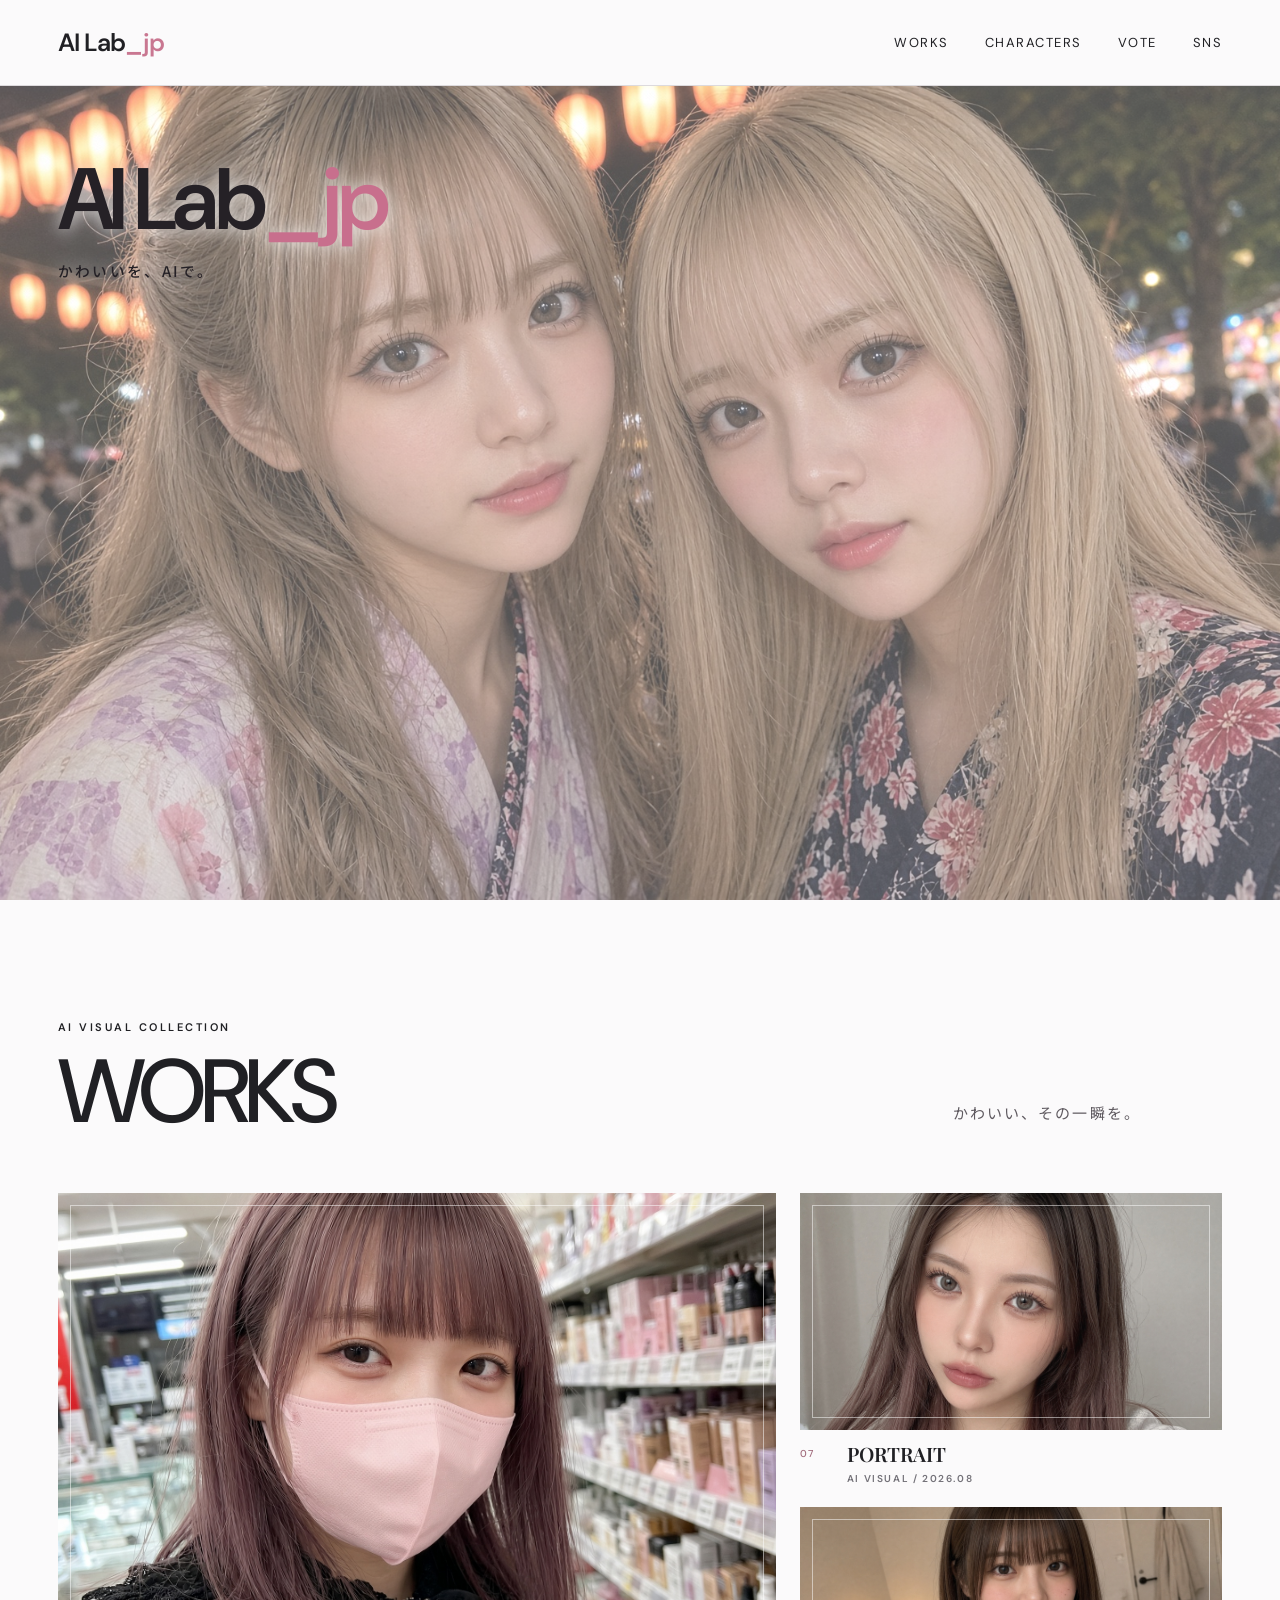
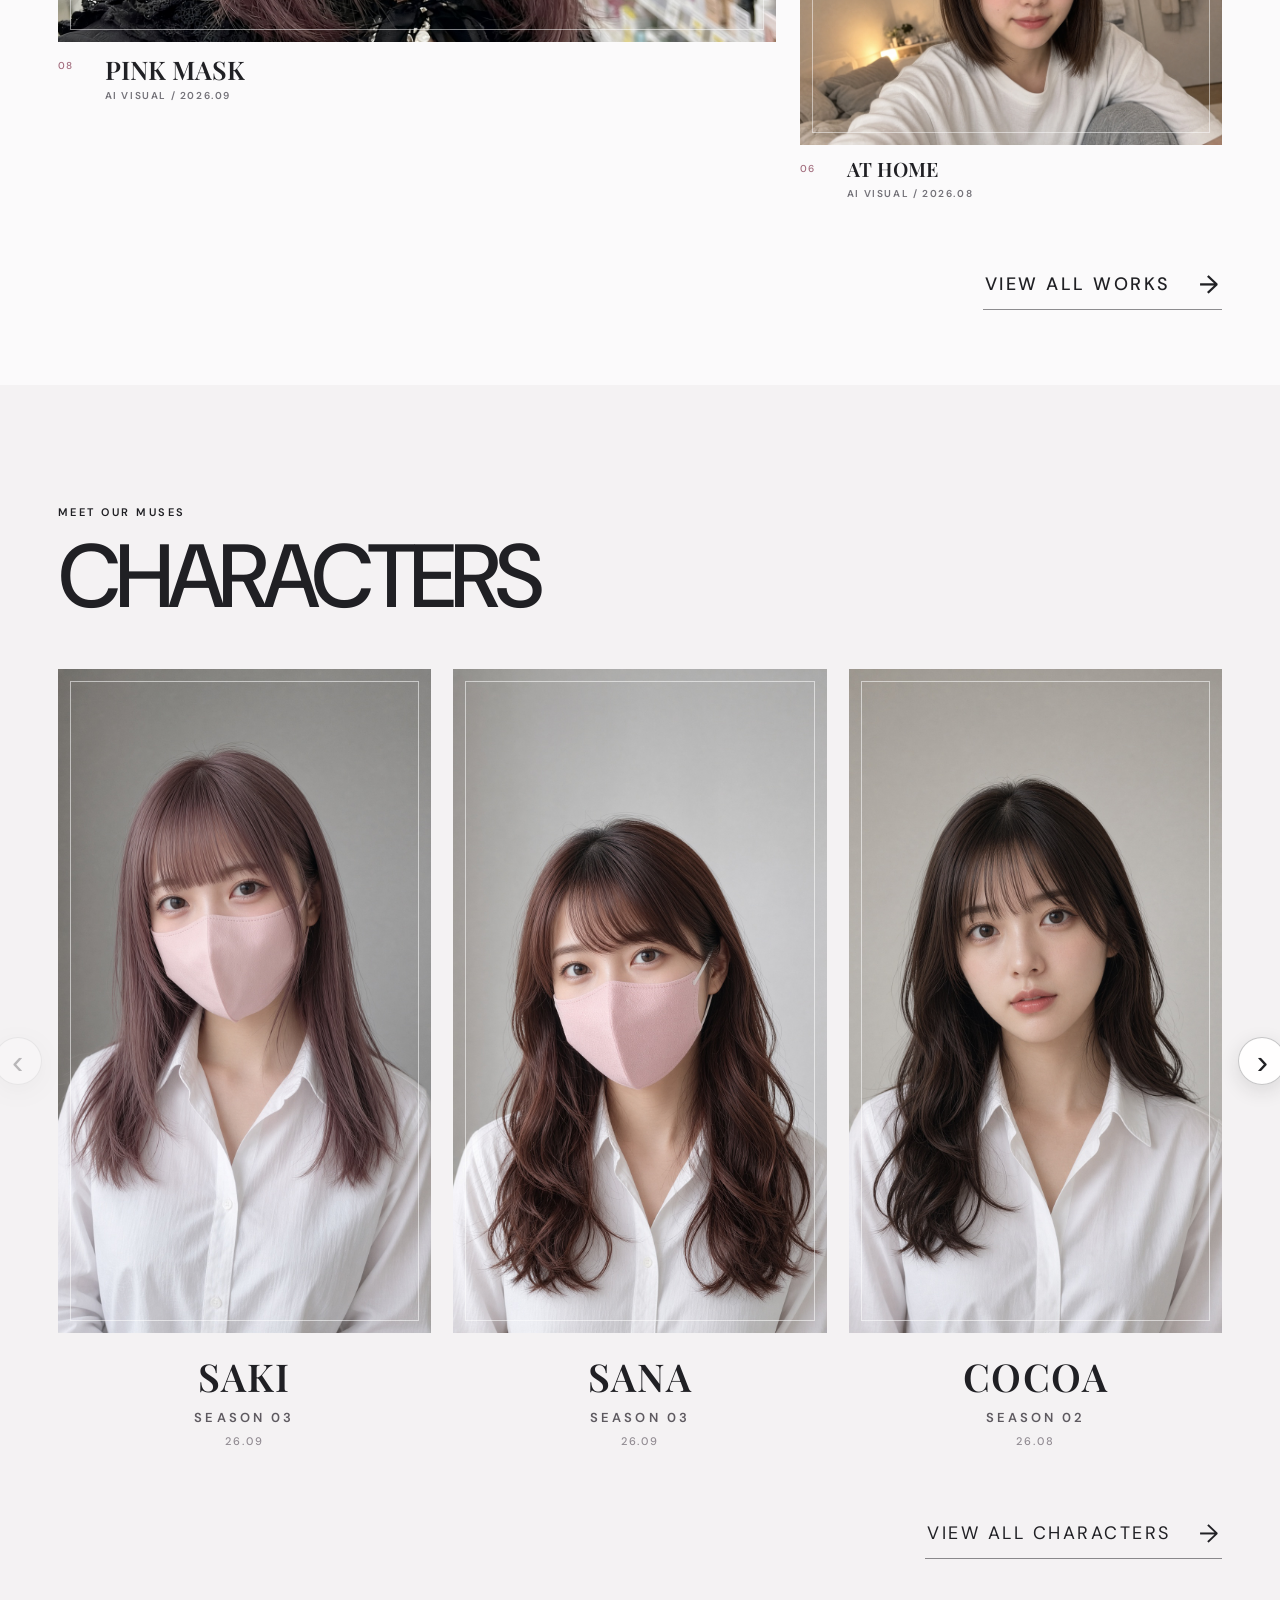
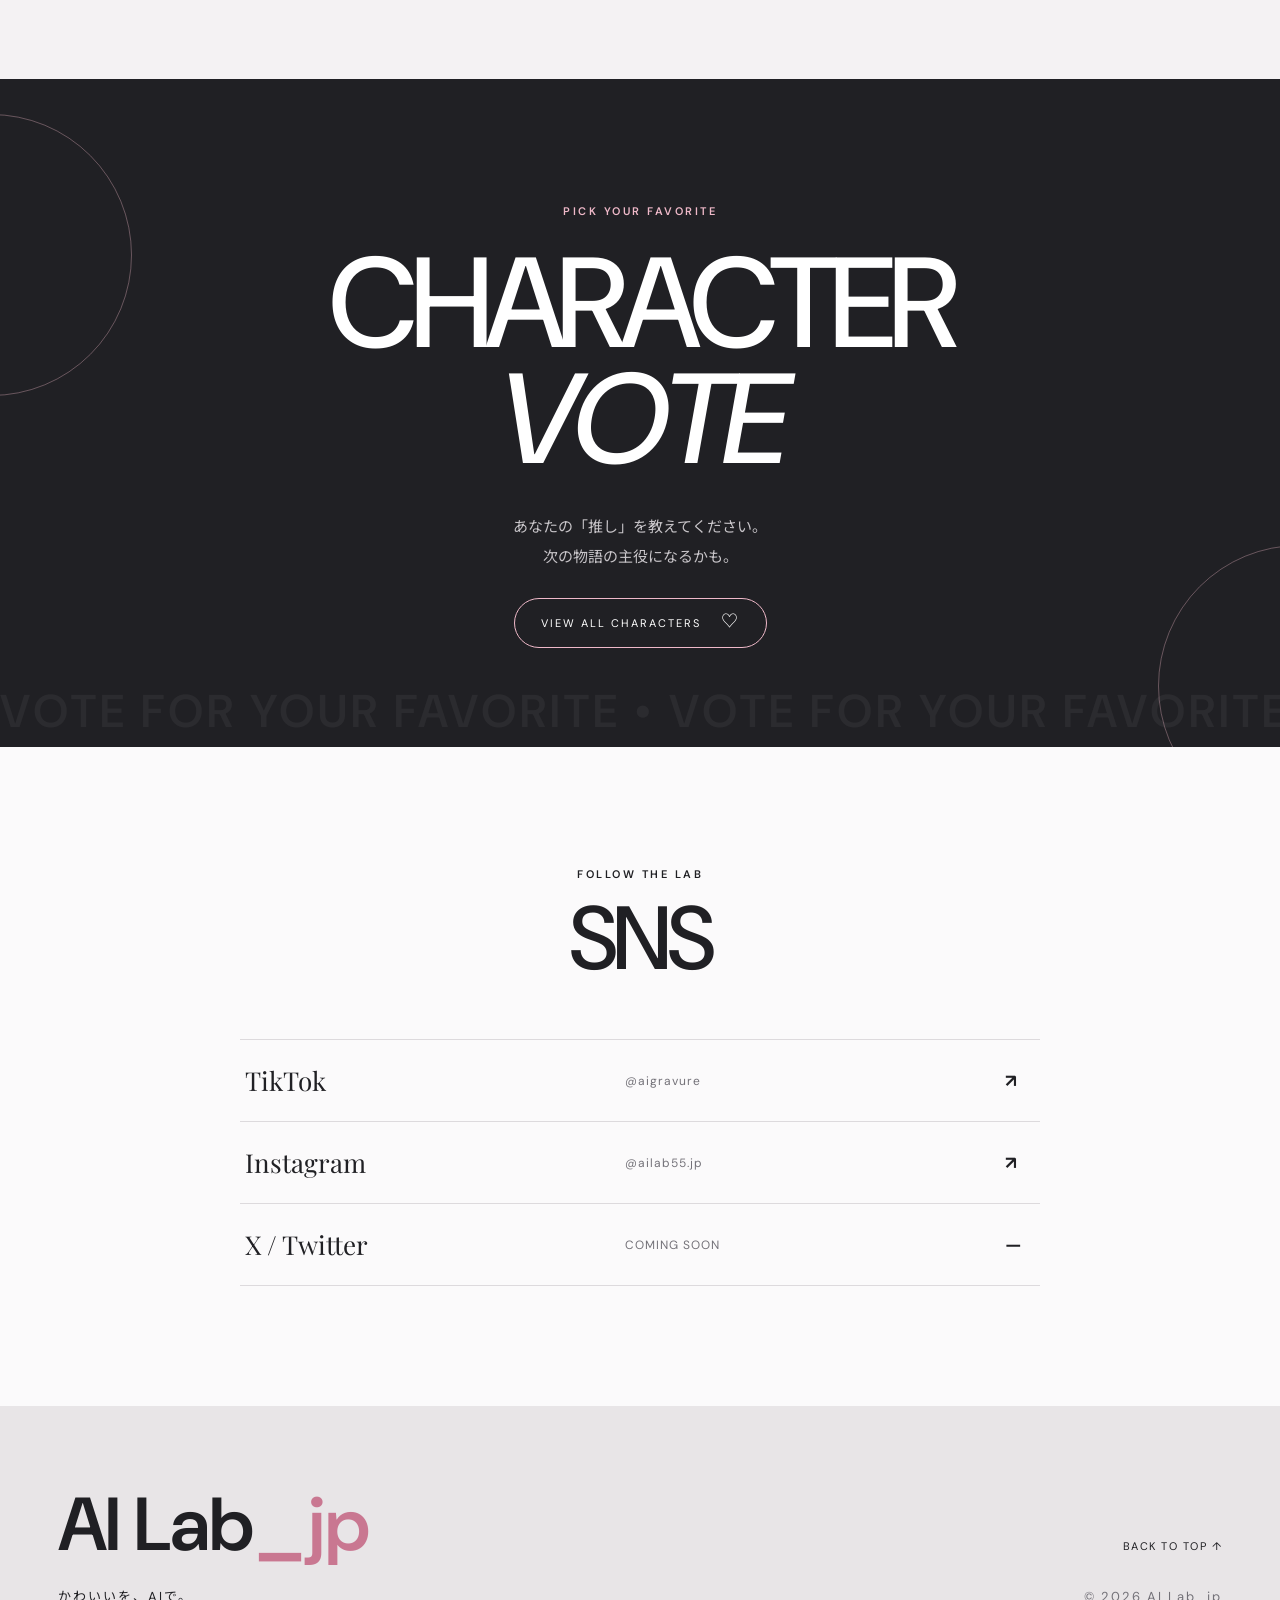
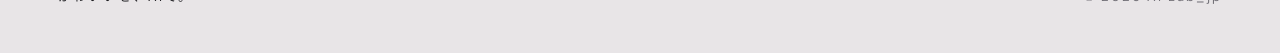
<file: index.html>
<!doctype html>
<html lang="ja">
<head>
  <!-- Google tag (gtag.js) -->
  <script async src="https://www.googletagmanager.com/gtag/js?id=G-ETJQKCEZRX"></script>
  <script>
    window.dataLayer = window.dataLayer || [];
    function gtag(){dataLayer.push(arguments);}
    gtag('js', new Date());
    gtag('config', 'G-ETJQKCEZRX');
  </script>
  <meta charset="UTF-8">
  <meta name="viewport" content="width=device-width, initial-scale=1.0">
  <meta name="description" content="AI Lab_jp — かわいいを、AIで。AIクリエイターによる作品とキャラクターのポートフォリオ。">
  <meta name="theme-color" content="#fffafb">
  <title>AI Lab_jp | かわいいを、AIで。</title>
  <link rel="preconnect" href="https://fonts.googleapis.com">
  <link rel="preconnect" href="https://fonts.gstatic.com" crossorigin>
  <link href="https://fonts.googleapis.com/css2?family=DM+Sans:wght@400;500;600&family=Noto+Sans+JP:wght@400;500;700&family=Playfair+Display:ital,wght@0,600;1,600&display=swap" rel="stylesheet">
  <link rel="stylesheet" href="css/style.css?v=23">
  <script src="js/characters-data.js?v=4" defer></script>
  <script src="js/works-data.js?v=2" defer></script>
  <script src="js/votes.js?v=1" defer></script>
  <script src="js/main.js?v=15" defer></script>
</head>
<body>
  <header class="site-header">
    <a class="logo" href="#top" aria-label="AI Lab_jp ホーム">AI Lab<span>_jp</span></a>
    <button class="menu-button" type="button" aria-label="メニューを開く" aria-expanded="false" aria-controls="global-nav">
      <span></span><span></span>
    </button>
    <nav class="global-nav" id="global-nav" aria-label="メインナビゲーション">
      <a href="works.html">Works</a><a href="#characters">Characters</a><a href="#vote">Vote</a><a href="#sns">SNS</a>
    </nav>
  </header>

  <main id="top">
    <section class="hero" aria-labelledby="hero-title">
      <img class="hero-image" src="images/hero-main.jpg" alt="AI Lab_jpのメインキャラクター">
      <div class="hero-shade" aria-hidden="true"></div>
      <div class="hero-brand">
        <h1 id="hero-title">AI Lab<span>_jp</span></h1>
        <p class="hero-catch">かわいいを、AIで。</p>
      </div>
    </section>

    <section class="section home-works" aria-labelledby="home-works-title">
      <div class="section-heading home-works-heading">
        <div><p class="eyebrow">AI VISUAL COLLECTION</p><h2 id="home-works-title">WORKS</h2></div>
        <p>かわいい、その一瞬を。</p>
      </div>
      <div class="home-works-grid" data-home-works></div>
      <a class="home-works-link" href="works.html">VIEW ALL WORKS <span>→</span></a>
    </section>

    <section class="section characters" id="characters" aria-labelledby="characters-title">
      <div class="section-heading"><div><p class="eyebrow">MEET OUR MUSES</p><h2 id="characters-title">CHARACTERS</h2></div></div>
      <div class="character-carousel-shell">
        <button class="character-nav character-nav-prev" type="button" aria-label="前のキャラクターを表示" data-character-prev disabled>‹</button>
        <div class="character-carousel" data-character-carousel tabindex="0" aria-label="キャラクター一覧">
          <div class="character-grid" data-character-grid></div>
        </div>
        <button class="character-nav character-nav-next" type="button" aria-label="次のキャラクターを表示" data-character-next>›</button>
      </div>
      <a class="text-link characters-all-link" href="characters.html">VIEW ALL CHARACTERS <span>→</span></a>
    </section>

    <section class="vote" id="vote" aria-labelledby="vote-title">
      <p class="eyebrow">PICK YOUR FAVORITE</p><h2 id="vote-title">CHARACTER<br><em>VOTE</em></h2>
      <div class="vote-ranking" data-vote-ranking hidden>
        <h3>CURRENT RANKING</h3>
        <ol class="vote-ranking-list" data-vote-ranking-list aria-live="polite"></ol>
      </div>
      <p>あなたの「推し」を教えてください。<br>次の物語の主役になるかも。</p>
      <a class="pill-button" href="characters.html">VIEW ALL CHARACTERS <span>♡</span></a>
      <div class="ticker" aria-hidden="true"><span>VOTE FOR YOUR FAVORITE • VOTE FOR YOUR FAVORITE • </span></div>
    </section>

    <section class="section sns" id="sns" aria-labelledby="sns-title">
      <p class="eyebrow">FOLLOW THE LAB</p><h2 id="sns-title">SNS</h2>
      <div class="social-links">
        <a href="https://www.tiktok.com/@aigravure" target="_blank" rel="noopener noreferrer"><span>TikTok</span><small>@aigravure</small><b>↗</b></a>
        <a href="https://www.instagram.com/ailab55.jp" target="_blank" rel="noopener noreferrer"><span>Instagram</span><small>@ailab55.jp</small><b>↗</b></a>
        <div class="social-item"><span>X / Twitter</span><small>COMING SOON</small><b>—</b></div>
      </div>
    </section>
  </main>

  <footer class="site-footer">
    <div><a class="logo footer-logo" href="#top">AI Lab<span>_jp</span></a><p>かわいいを、AIで。</p></div>
    <div class="footer-meta"><a href="#top">BACK TO TOP ↑</a><p>© 2026 AI Lab_jp</p></div>
  </footer>
</body>
</html>
</file>
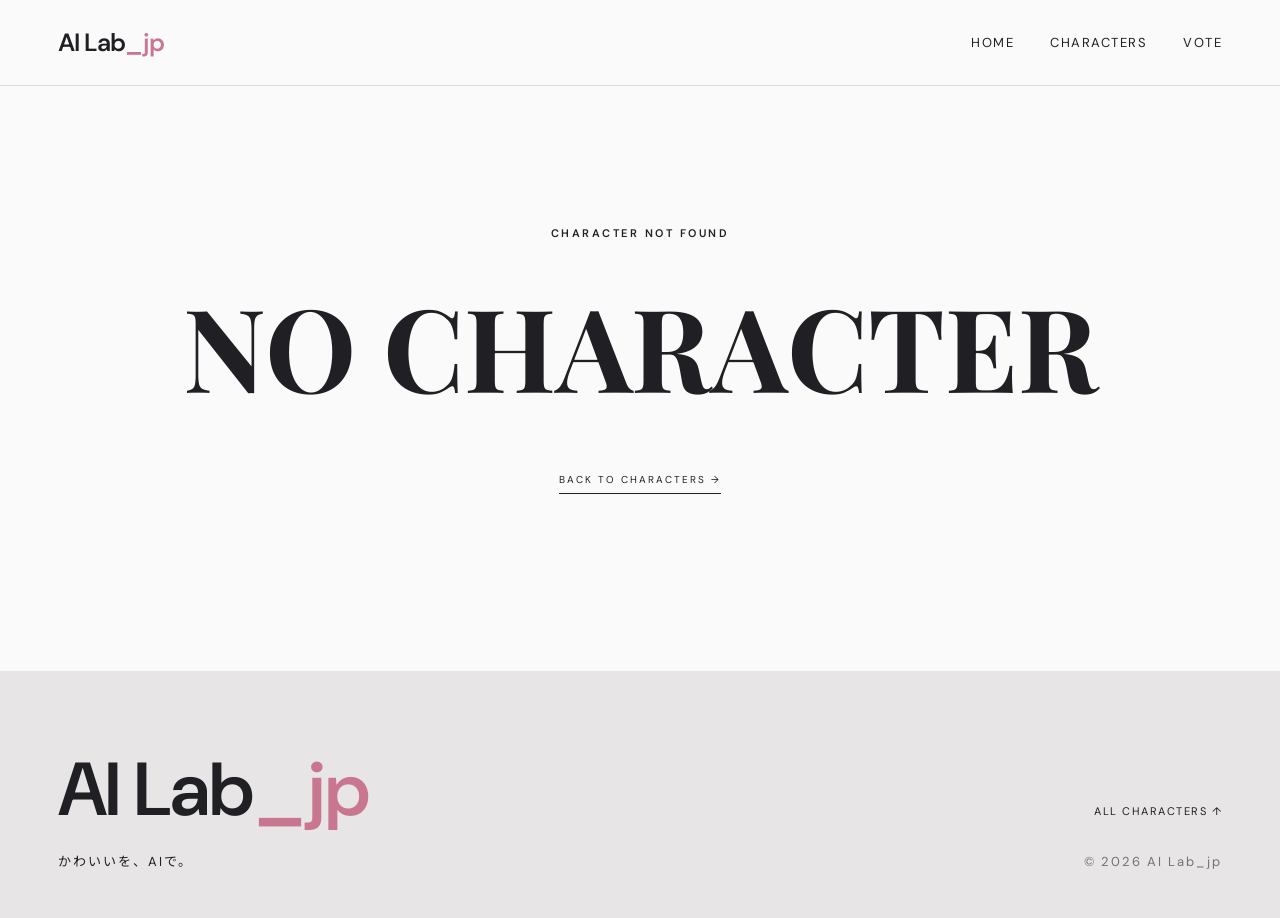
<file: character.html>
<!doctype html>
<html lang="ja">
<head>
  <!-- Google tag (gtag.js) -->
  <script async src="https://www.googletagmanager.com/gtag/js?id=G-ETJQKCEZRX"></script>
  <script>
    window.dataLayer = window.dataLayer || [];
    function gtag(){dataLayer.push(arguments);}
    gtag('js', new Date());
    gtag('config', 'G-ETJQKCEZRX');
  </script>
  <meta charset="UTF-8">
  <meta name="viewport" content="width=device-width, initial-scale=1.0">
  <meta name="description" content="AI Lab_jp キャラクター詳細・投票ページ">
  <meta name="theme-color" content="#fffafb">
  <title>CHARACTER | AI Lab_jp</title>
  <link rel="preconnect" href="https://fonts.googleapis.com">
  <link rel="preconnect" href="https://fonts.gstatic.com" crossorigin>
  <link href="https://fonts.googleapis.com/css2?family=DM+Sans:wght@400;500;600&family=Noto+Sans+JP:wght@400;500;700&family=Playfair+Display:ital,wght@0,600;1,600&display=swap" rel="stylesheet">
  <link rel="stylesheet" href="css/style.css?v=22">
  <link rel="stylesheet" href="css/character.css?v=5">
  <script src="js/characters-data.js?v=4" defer></script>
  <script src="js/character.js?v=4" defer></script>
</head>
<body class="character-page">
  <header class="site-header">
    <a class="logo" href="index.html" aria-label="AI Lab_jp ホーム">AI Lab<span>_jp</span></a>
    <button class="menu-button" type="button" aria-label="メニューを開く" aria-expanded="false" aria-controls="global-nav"><span></span><span></span></button>
    <nav class="global-nav" id="global-nav" aria-label="メインナビゲーション">
      <a href="index.html">Home</a><a href="index.html#characters">Characters</a><a href="#character-vote">Vote</a>
    </nav>
  </header>

  <main data-character-page hidden>
    <section class="character-intro">
      <p class="eyebrow">AI LAB_JP CHARACTER FILE</p>
      <h1 data-character-name></h1>
      <div class="character-intro-meta"><span data-character-season></span><time data-character-period></time></div>
    </section>

    <section class="detail-section image-slider-section" aria-labelledby="slider-title">
      <div class="detail-heading"><p class="eyebrow">VISUAL ARCHIVE</p><h2 id="slider-title">IMAGE SLIDER</h2></div>
      <div class="detail-slider-shell">
        <button class="detail-slider-nav detail-slider-prev" type="button" aria-label="前の画像を表示" data-slider-prev disabled>‹</button>
        <div class="detail-slider" data-detail-slider tabindex="0" aria-label="キャラクター画像">
          <div class="detail-slider-track" data-slider-track></div>
        </div>
        <button class="detail-slider-nav detail-slider-next" type="button" aria-label="次の画像を表示" data-slider-next>›</button>
      </div>
      <p class="slider-counter"><span data-slide-current>01</span> / <span data-slide-total>04</span></p>
    </section>

    <section class="detail-section performance" aria-labelledby="performance-title">
      <div class="detail-heading"><p class="eyebrow">LAST 30 DAYS</p><h2 id="performance-title">PERFORMANCE</h2></div>
      <div class="performance-grid">
        <article><span class="performance-icon">♪</span><p>TikTok</p><strong><span data-tiktok>0</span> <small>PV</small></strong></article>
        <article><span class="performance-icon">◎</span><p>Instagram</p><strong><span data-instagram>0</span> <small>PV</small></strong></article>
        <article><span class="performance-icon">🌶️</span><p>Chili</p><strong><span data-chili>0</span> <small>PV</small></strong></article>
        <article class="performance-total"><span class="performance-icon">＋</span><p>TOTAL</p><strong><span data-total>0</span> <small>POINT</small></strong></article>
      </div>
    </section>

    <section class="creator-rating" aria-labelledby="rating-title">
      <p class="eyebrow">FROM AI LAB_JP</p><h2 id="rating-title">CREATOR RATING</h2>
      <p class="rating-stars" data-rating-stars aria-label="作者評価"></p>
      <p class="rating-number"><span data-rating-number></span> / 5</p>
      <div class="creator-note" data-creator-note-wrap hidden><h3>CREATOR'S NOTE</h3><p data-creator-note></p></div>
    </section>

    <section class="character-vote-panel" id="character-vote" aria-labelledby="character-vote-title">
      <p class="eyebrow">ONE VOTE PER DAY</p><h2 id="character-vote-title">YOUR VOTE</h2>
      <p class="shared-vote-count" data-shared-vote-count aria-live="polite">— VOTES</p>
      <p class="vote-message" data-vote-message>今日の一票を、このキャラクターへ。</p>
      <button class="detail-vote-button" type="button" data-character-vote></button>
      <div class="special-image" data-special-image hidden><span>SPECIAL IMAGE</span><strong>COMING SOON</strong></div>
    </section>

    <nav class="character-circulation" aria-label="キャラクター回遊ナビゲーション">
      <a class="circulation-card circulation-previous" data-previous-character>
        <span class="circulation-direction">← PREVIOUS CHARACTER</span>
        <img data-previous-image alt="">
        <span class="circulation-name" data-previous-name></span>
        <span class="circulation-meta" data-previous-meta></span>
      </a>
      <a class="circulation-all" href="characters.html">ALL CHARACTERS <span>→</span></a>
      <a class="circulation-card circulation-next" data-next-character>
        <span class="circulation-direction">NEXT CHARACTER →</span>
        <img data-next-image alt="">
        <span class="circulation-name" data-next-name></span>
        <span class="circulation-meta" data-next-meta></span>
      </a>
    </nav>
  </main>

  <section class="character-not-found" data-character-not-found hidden>
    <p class="eyebrow">CHARACTER NOT FOUND</p><h1>NO CHARACTER</h1><a href="index.html#characters">BACK TO CHARACTERS →</a>
  </section>

  <footer class="site-footer">
    <div><a class="logo footer-logo" href="index.html">AI Lab<span>_jp</span></a><p>かわいいを、AIで。</p></div>
    <div class="footer-meta"><a href="index.html#characters">ALL CHARACTERS ↑</a><p>© 2026 AI Lab_jp</p></div>
  </footer>
</body>
</html>
</file>
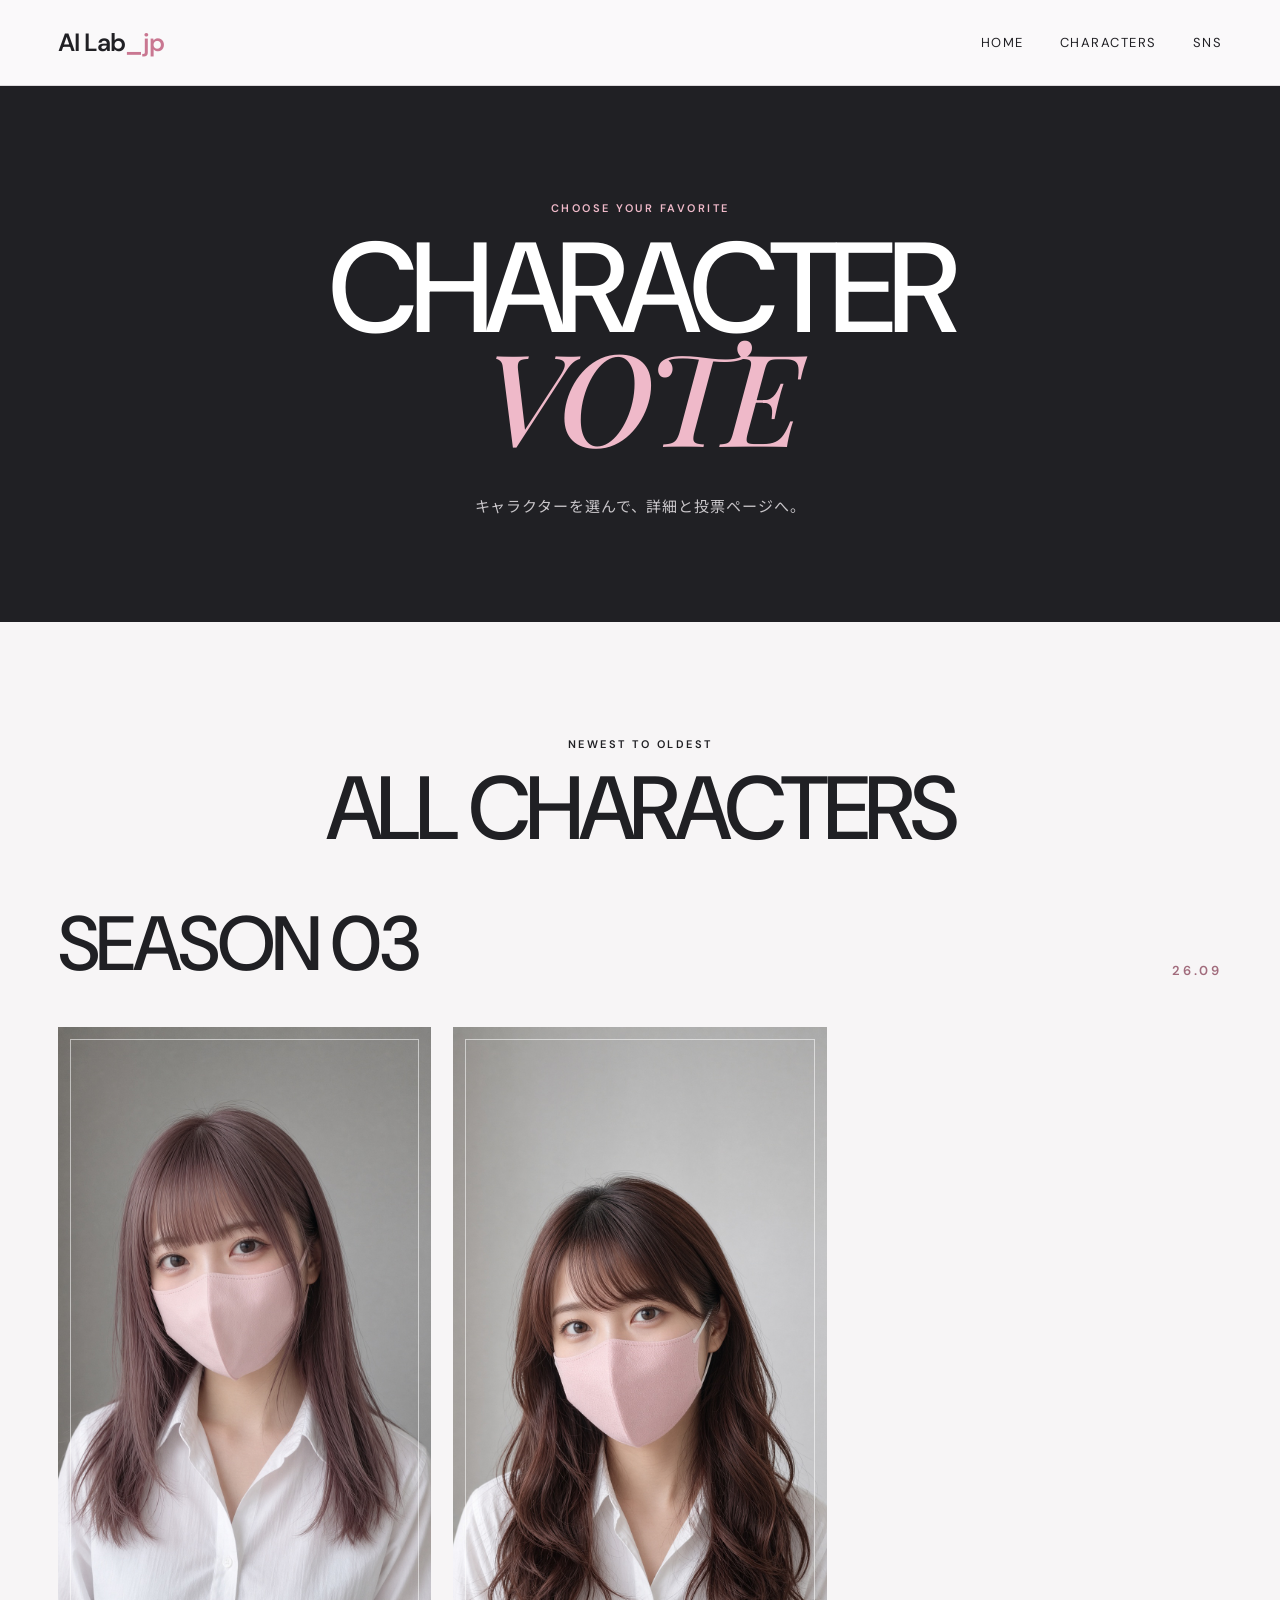
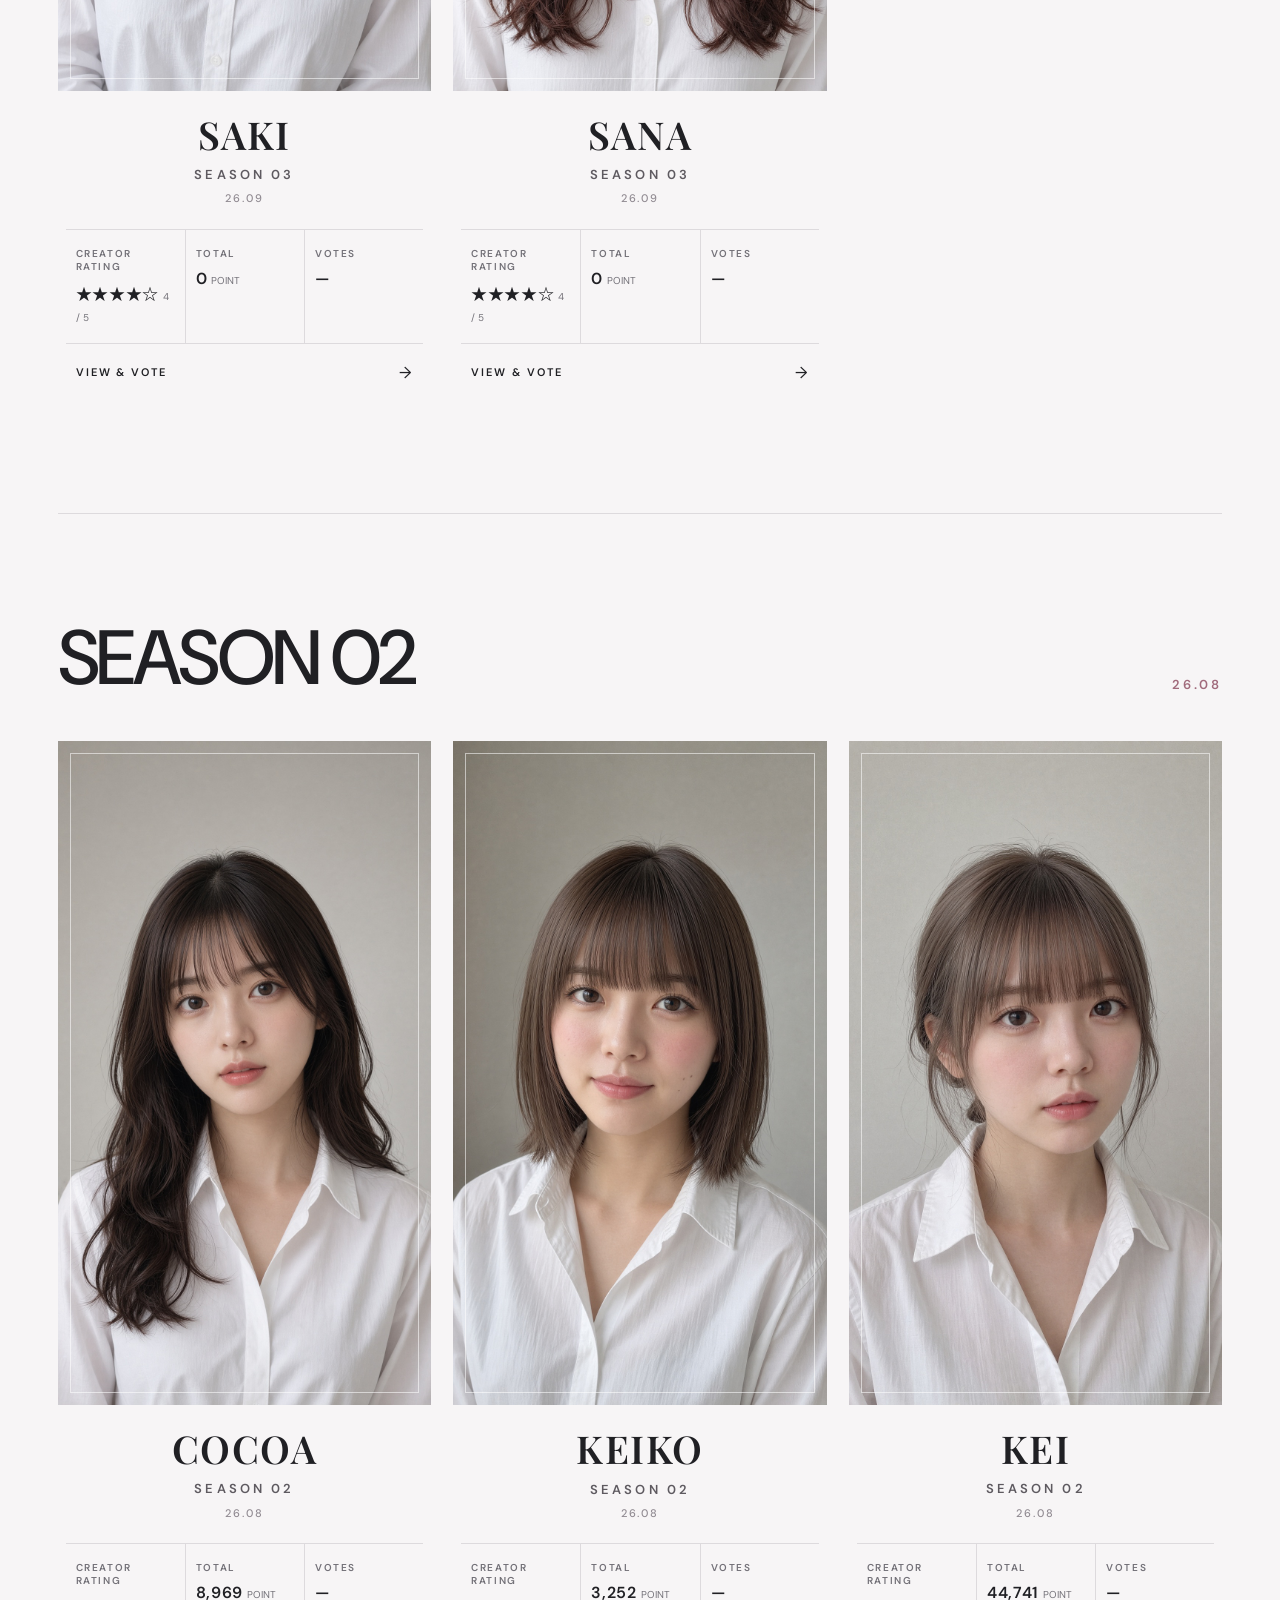
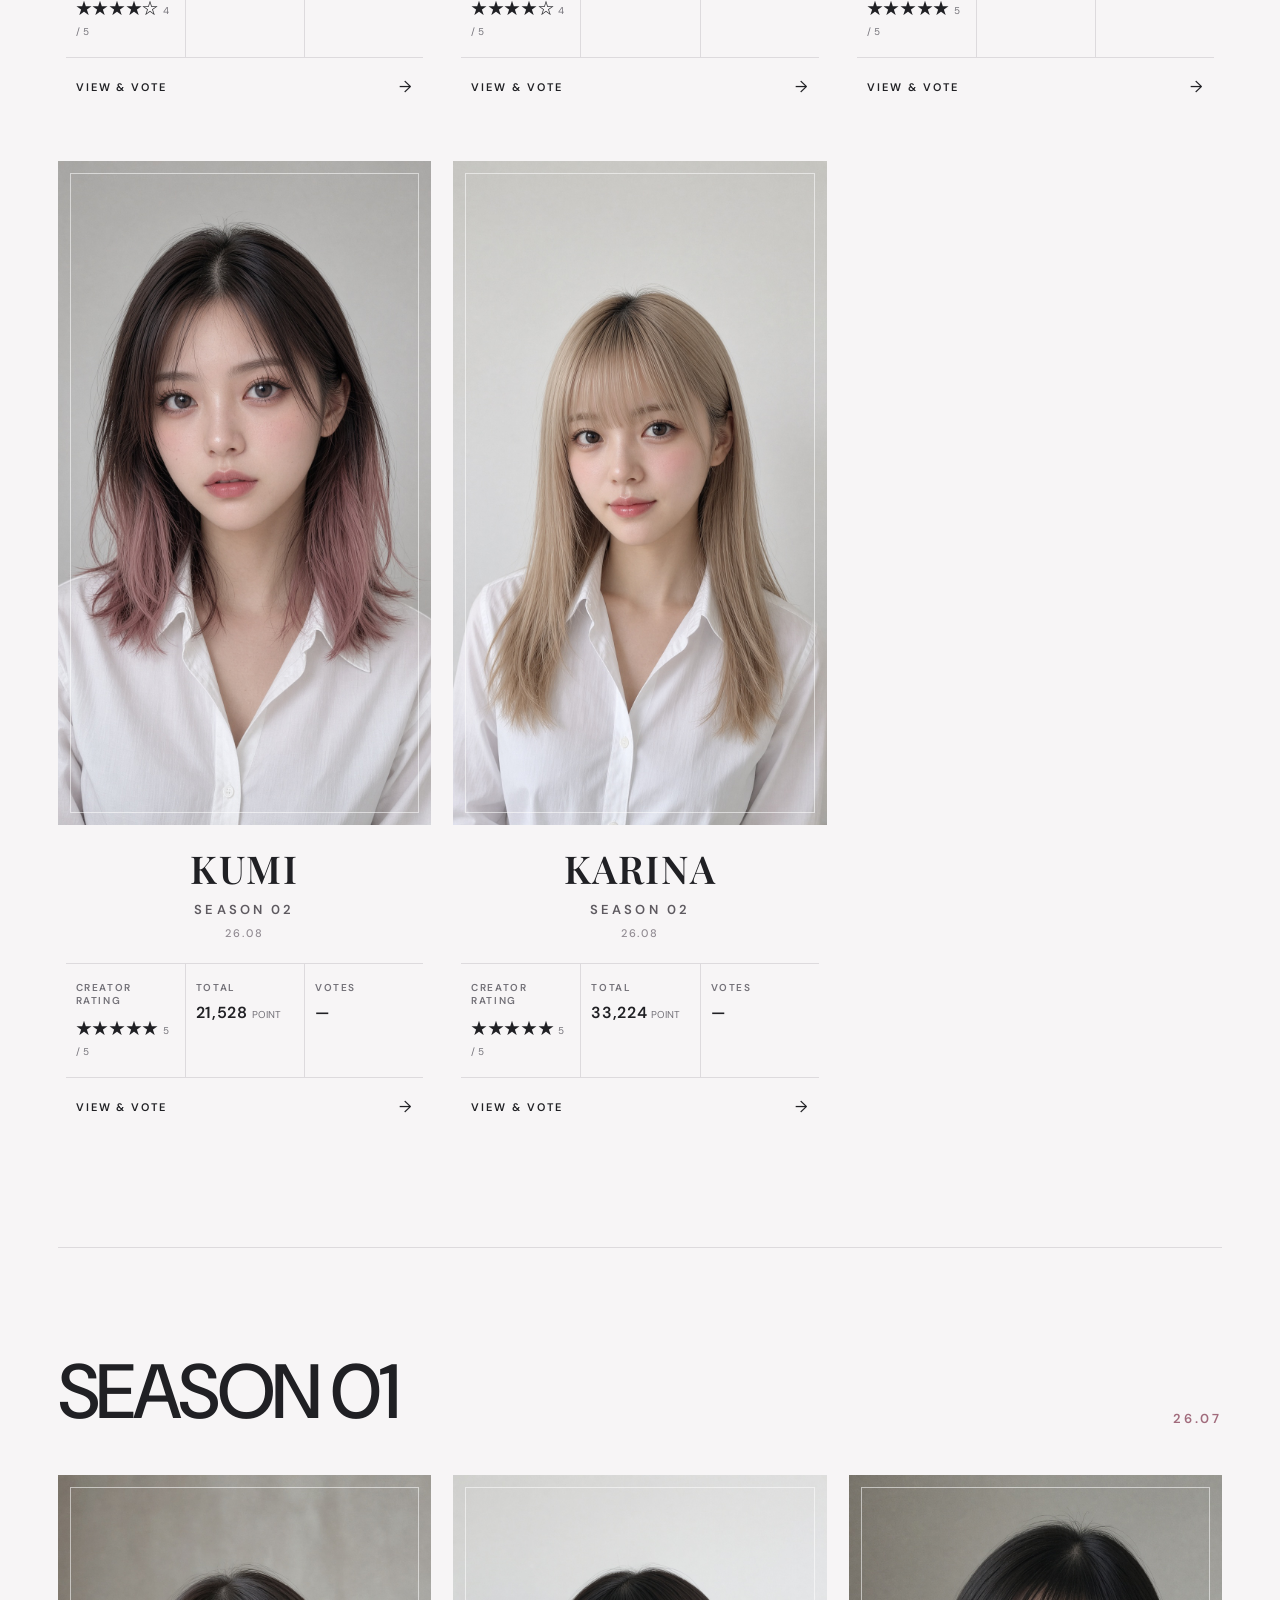
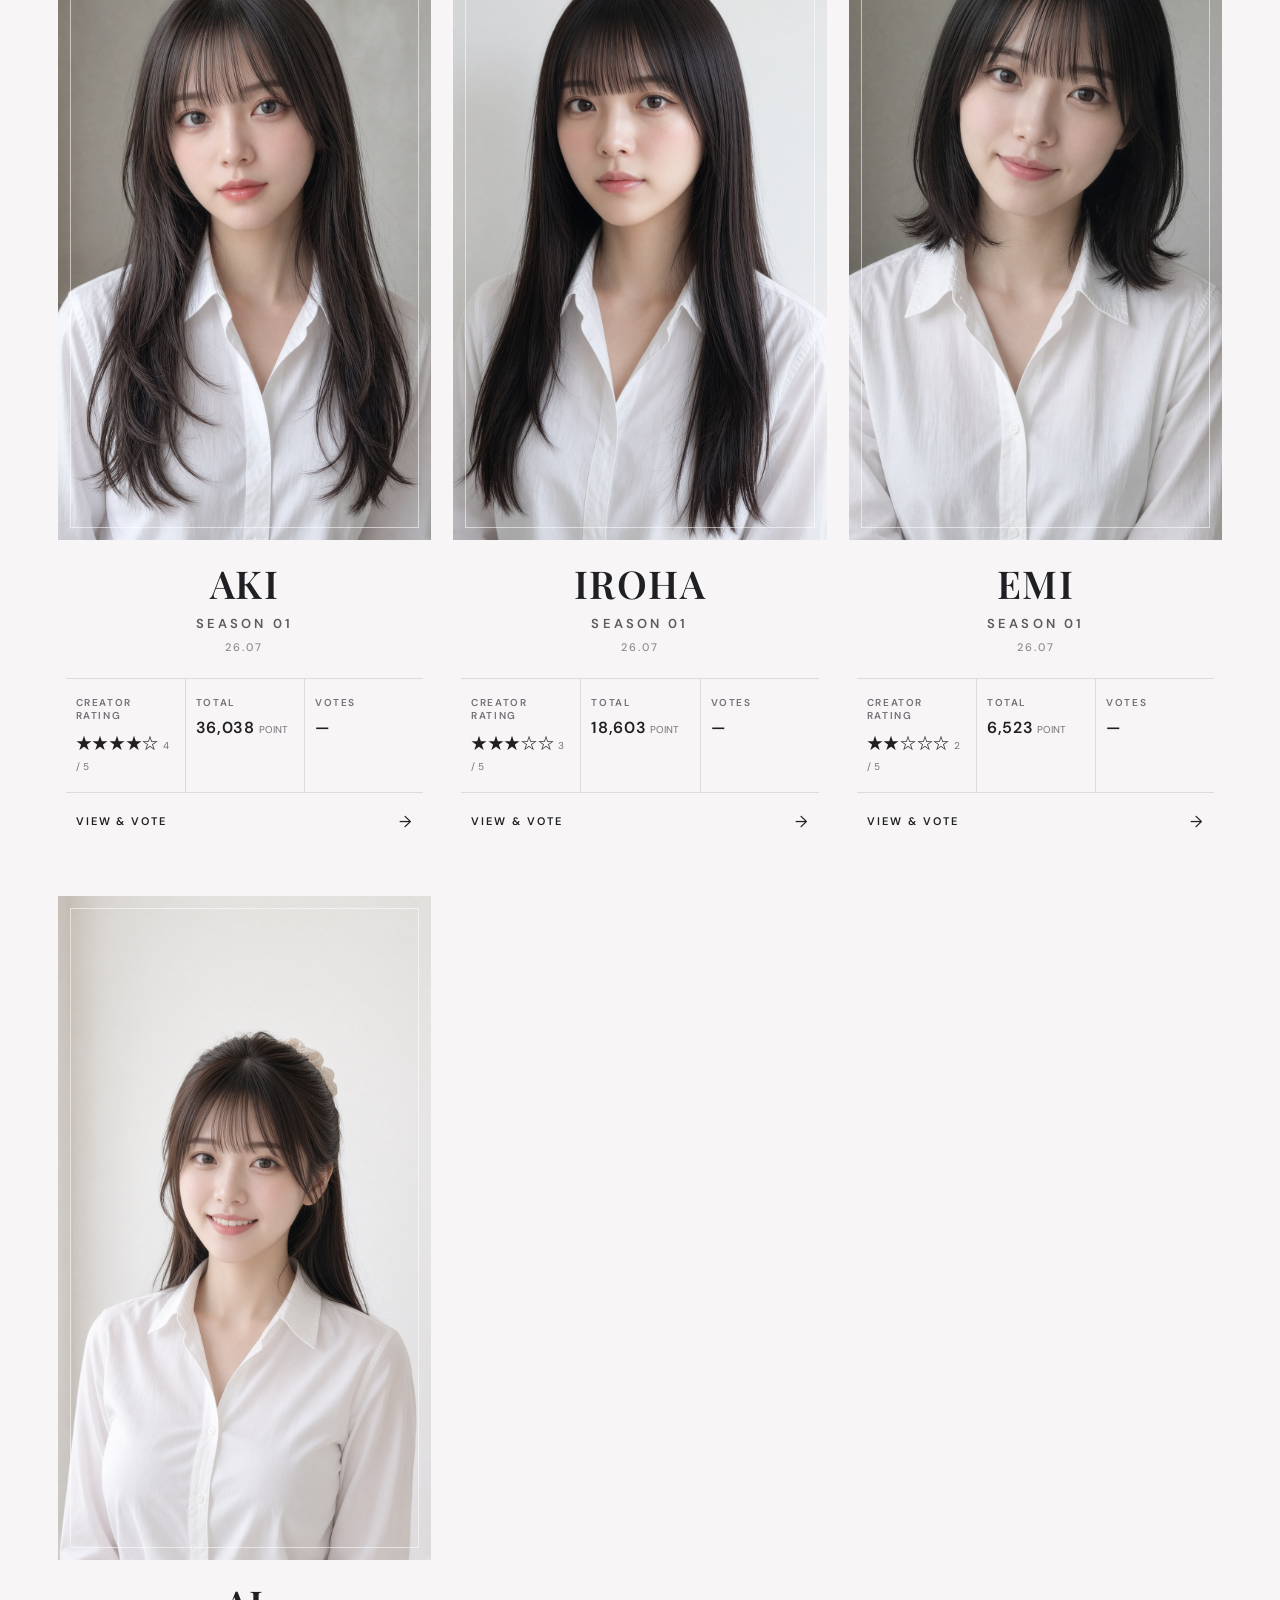
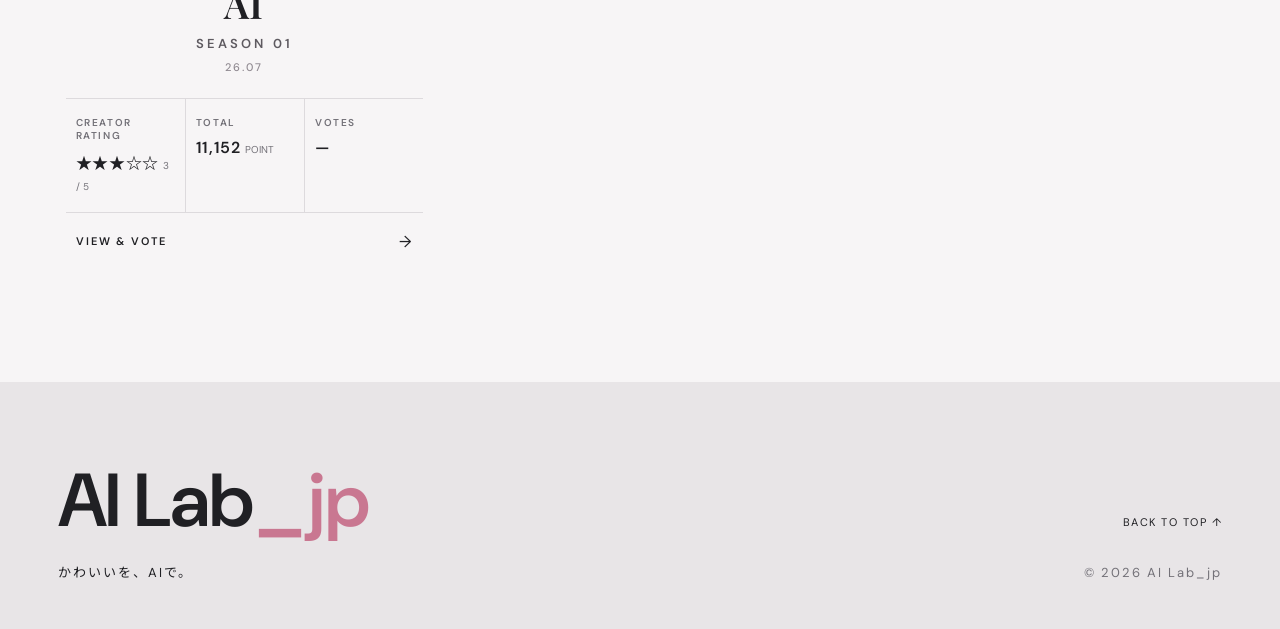
<file: characters.html>
<!doctype html>
<html lang="ja">
<head>
  <!-- Google tag (gtag.js) -->
  <script async src="https://www.googletagmanager.com/gtag/js?id=G-ETJQKCEZRX"></script>
  <script>
    window.dataLayer = window.dataLayer || [];
    function gtag(){dataLayer.push(arguments);}
    gtag('js', new Date());
    gtag('config', 'G-ETJQKCEZRX');
  </script>
  <meta charset="UTF-8">
  <meta name="viewport" content="width=device-width, initial-scale=1.0">
  <meta name="description" content="AI Lab_jp 全キャラクター一覧・投票ページ">
  <meta name="theme-color" content="#fffafb">
  <title>CHARACTER VOTE | AI Lab_jp</title>
  <link rel="preconnect" href="https://fonts.googleapis.com">
  <link rel="preconnect" href="https://fonts.gstatic.com" crossorigin>
  <link href="https://fonts.googleapis.com/css2?family=DM+Sans:wght@400;500;600&family=Noto+Sans+JP:wght@400;500;700&family=Playfair+Display:ital,wght@0,600;1,600&display=swap" rel="stylesheet">
  <link rel="stylesheet" href="css/style.css?v=22">
  <link rel="stylesheet" href="css/characters.css?v=4">
  <script src="js/characters-data.js?v=4" defer></script>
  <script src="js/votes.js?v=1" defer></script>
  <script src="js/characters.js?v=3" defer></script>
</head>
<body class="characters-page">
  <header class="site-header">
    <a class="logo" href="index.html" aria-label="AI Lab_jp ホーム">AI Lab<span>_jp</span></a>
    <button class="menu-button" type="button" aria-label="メニューを開く" aria-expanded="false" aria-controls="global-nav"><span></span><span></span></button>
    <nav class="global-nav" id="global-nav" aria-label="メインナビゲーション">
      <a href="index.html">Home</a><a href="#all-characters">Characters</a><a href="index.html#sns">SNS</a>
    </nav>
  </header>

  <main>
    <section class="characters-list-hero">
      <p class="eyebrow">CHOOSE YOUR FAVORITE</p>
      <h1>CHARACTER<br><em>VOTE</em></h1>
      <p>キャラクターを選んで、詳細と投票ページへ。</p>
    </section>

    <section class="all-characters" id="all-characters" aria-labelledby="all-characters-title">
      <div class="all-characters-heading">
        <p class="eyebrow">NEWEST TO OLDEST</p>
        <h2 id="all-characters-title">ALL CHARACTERS</h2>
      </div>
      <div class="season-archive" data-all-characters></div>
    </section>
  </main>

  <footer class="site-footer">
    <div><a class="logo footer-logo" href="index.html">AI Lab<span>_jp</span></a><p>かわいいを、AIで。</p></div>
    <div class="footer-meta"><a href="#all-characters">BACK TO TOP ↑</a><p>© 2026 AI Lab_jp</p></div>
  </footer>
</body>
</html>
</file>
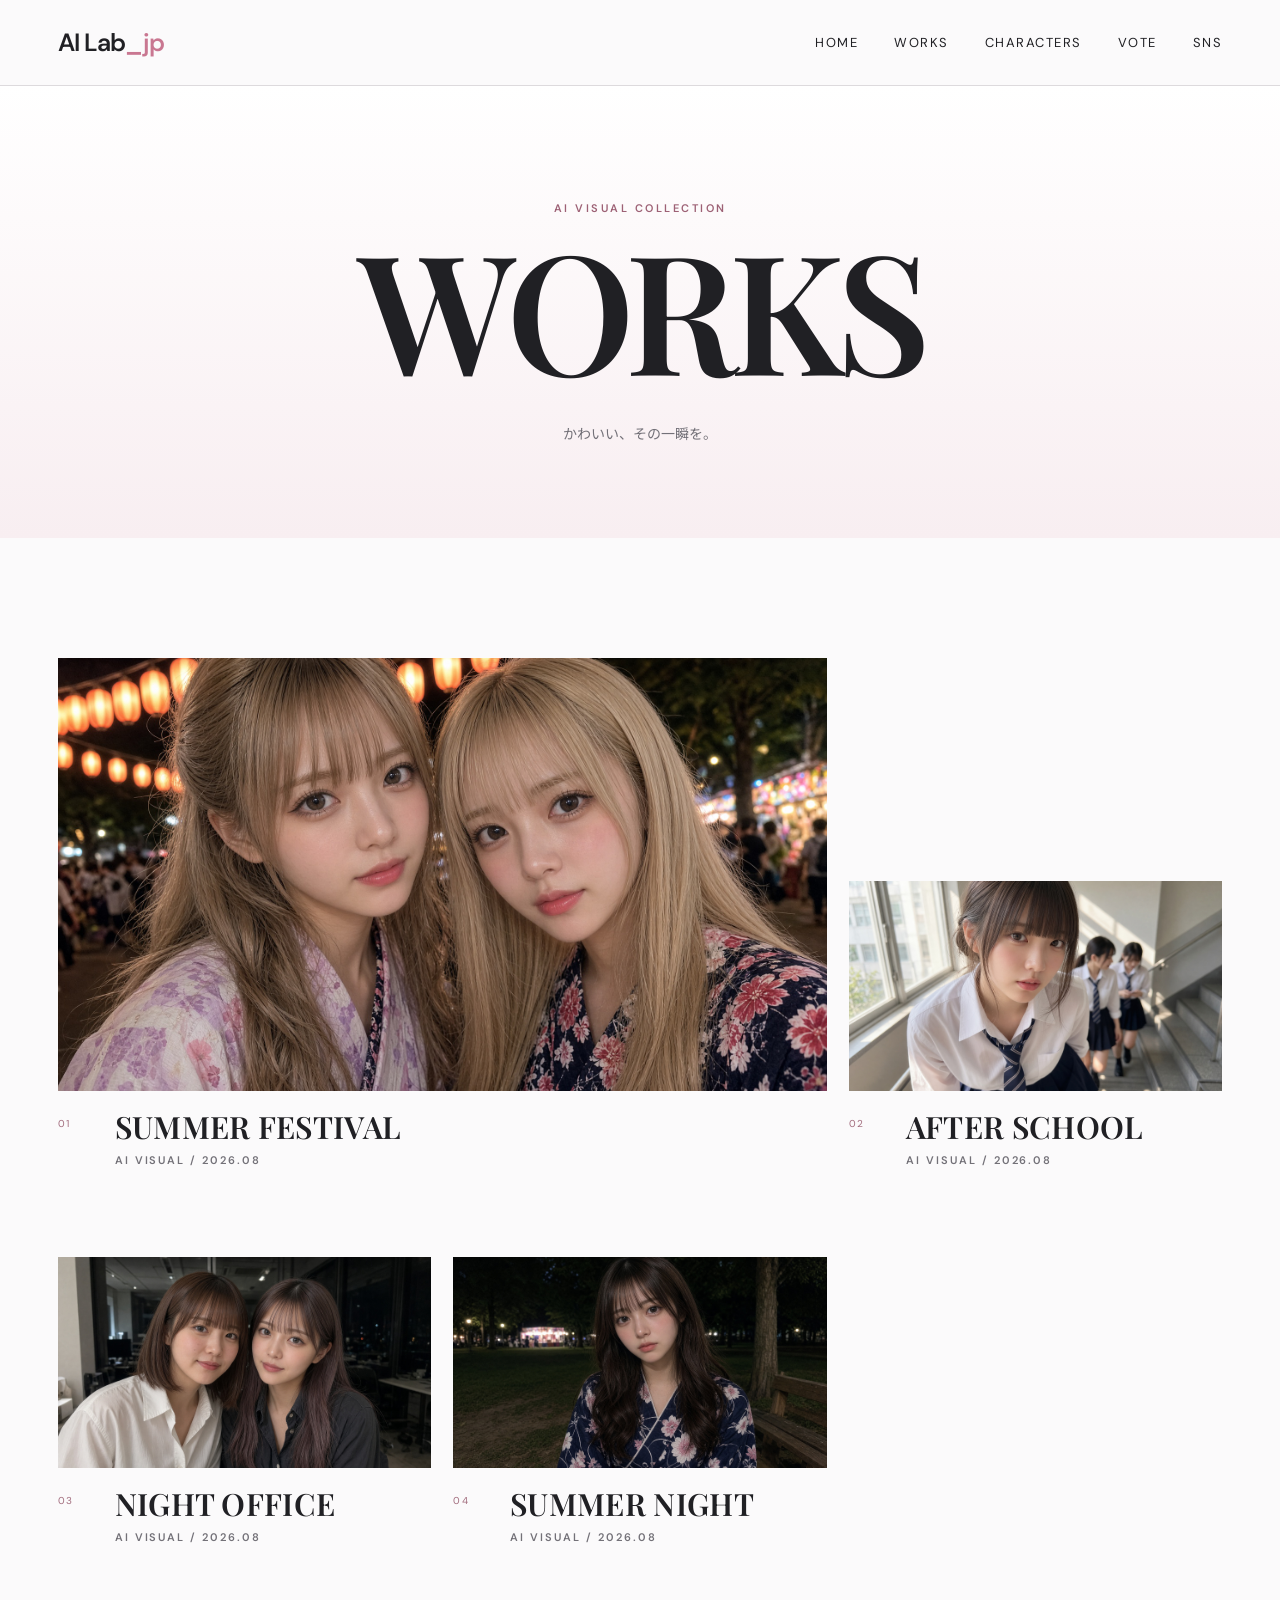
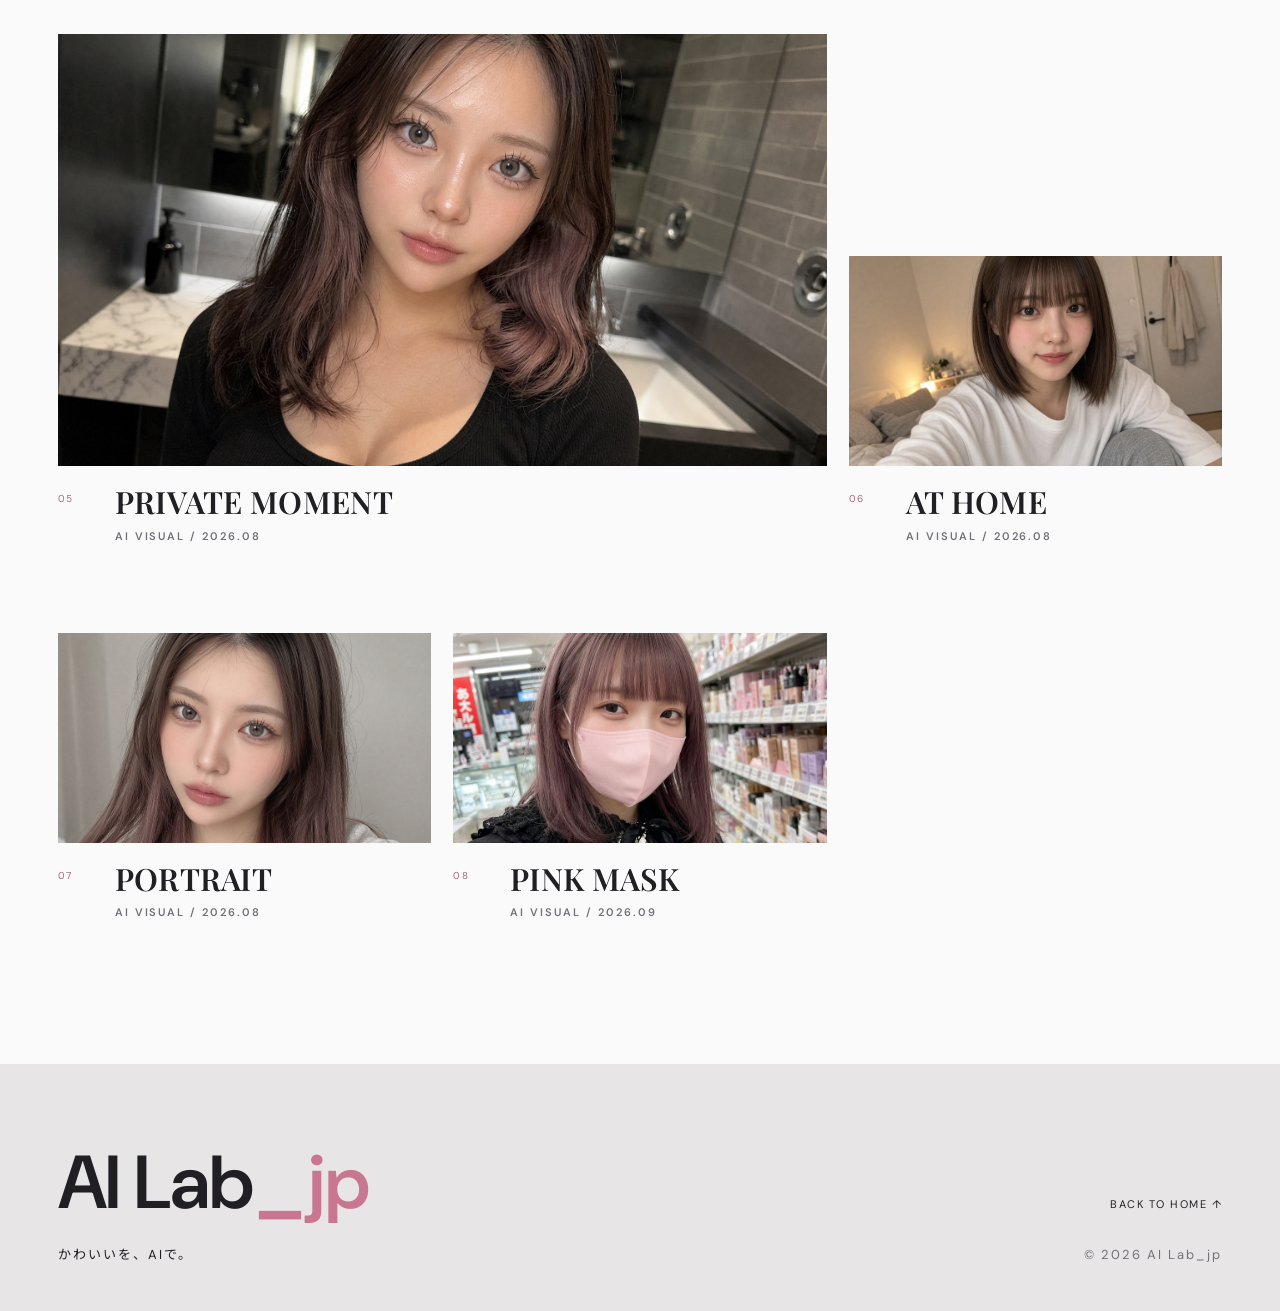
<file: works.html>
<!doctype html>
<html lang="ja">
<head>
  <!-- Google tag (gtag.js) -->
  <script async src="https://www.googletagmanager.com/gtag/js?id=G-ETJQKCEZRX"></script>
  <script>
    window.dataLayer = window.dataLayer || [];
    function gtag(){dataLayer.push(arguments);}
    gtag('js', new Date());
    gtag('config', 'G-ETJQKCEZRX');
  </script>
  <meta charset="UTF-8">
  <meta name="viewport" content="width=device-width, initial-scale=1.0">
  <meta name="description" content="AI Lab_jp WORKS — AIビジュアル作品のギャラリー。">
  <meta name="theme-color" content="#fffafb">
  <title>WORKS | AI Lab_jp</title>
  <link rel="preconnect" href="https://fonts.googleapis.com">
  <link rel="preconnect" href="https://fonts.gstatic.com" crossorigin>
  <link href="https://fonts.googleapis.com/css2?family=DM+Sans:wght@400;500;600&family=Noto+Sans+JP:wght@400;500;700&family=Playfair+Display:ital,wght@0,600;1,600&display=swap" rel="stylesheet">
  <link rel="stylesheet" href="css/style.css?v=22">
  <link rel="stylesheet" href="css/works.css?v=2">
  <script src="js/works-data.js?v=2" defer></script>
  <script src="js/works.js?v=1" defer></script>
</head>
<body class="works-page">
  <header class="site-header">
    <a class="logo" href="index.html" aria-label="AI Lab_jp ホーム">AI Lab<span>_jp</span></a>
    <button class="menu-button" type="button" aria-label="メニューを開く" aria-expanded="false" aria-controls="global-nav"><span></span><span></span></button>
    <nav class="global-nav" id="global-nav" aria-label="メインナビゲーション">
      <a href="index.html">Home</a><a href="works.html" aria-current="page">Works</a><a href="characters.html">Characters</a><a href="index.html#vote">Vote</a><a href="index.html#sns">SNS</a>
    </nav>
  </header>

  <main>
    <section class="works-intro" aria-labelledby="works-title">
      <p class="eyebrow">AI VISUAL COLLECTION</p>
      <h1 id="works-title">WORKS</h1>
      <p>かわいい、その一瞬を。</p>
    </section>
    <section class="works-gallery" aria-label="作品ギャラリー">
      <div class="works-grid" data-works-grid></div>
    </section>
  </main>

  <div class="works-lightbox" data-lightbox hidden role="dialog" aria-modal="true" aria-label="作品画像の拡大表示">
    <button class="lightbox-close" type="button" data-lightbox-close aria-label="ライトボックスを閉じる">×</button>
    <button class="lightbox-nav lightbox-previous" type="button" data-lightbox-previous aria-label="前の作品">‹</button>
    <div class="lightbox-stage">
      <img data-lightbox-image alt="">
      <div class="lightbox-caption"><div><h2 data-lightbox-title></h2><p data-lightbox-meta></p></div><p class="lightbox-counter" data-lightbox-counter></p></div>
    </div>
    <button class="lightbox-nav lightbox-next" type="button" data-lightbox-next aria-label="次の作品">›</button>
  </div>

  <footer class="site-footer">
    <div><a class="logo footer-logo" href="index.html">AI Lab<span>_jp</span></a><p>かわいいを、AIで。</p></div>
    <div class="footer-meta"><a href="index.html">BACK TO HOME ↑</a><p>© 2026 AI Lab_jp</p></div>
  </footer>
</body>
</html>
</file>
<file: css/style.css>
:root{--ink:#202024;--muted:#737178;--pink:#efb9c9;--pale:#fff2f5;--line:#dddadd;--white:#fff;--serif:"Playfair Display",serif;--sans:"DM Sans","Noto Sans JP",sans-serif}
*{box-sizing:border-box}html{scroll-behavior:smooth}body{margin:0;background:#fbfafb;color:var(--ink);font-family:var(--sans);-webkit-font-smoothing:antialiased}a{color:inherit;text-decoration:none}button{font:inherit}.site-header{height:86px;padding:0 4.5vw;display:flex;align-items:center;justify-content:space-between;border-bottom:1px solid var(--line);background:rgba(251,250,251,.92);position:relative;z-index:20}.logo{font-size:25px;font-weight:600;letter-spacing:-1px}.logo span{color:#c97791}.global-nav{display:flex;gap:36px;text-transform:uppercase;font-size:12px;letter-spacing:1.5px}.global-nav a{position:relative}.global-nav a:after{content:"";position:absolute;left:0;bottom:-7px;width:0;height:1px;background:var(--pink);transition:.3s}.global-nav a:hover:after{width:100%}.menu-button{display:none;border:0;background:none;width:38px;height:38px}.menu-button span{display:block;width:24px;height:1px;background:var(--ink);margin:7px auto;transition:.3s}
.eyebrow{font-size:10px;font-weight:600;letter-spacing:2.5px;margin:0 0 28px}.hero{height:calc(100svh - 86px);min-height:600px;position:relative;overflow:hidden;background:#ddd5d6;color:#fff}.hero-image{width:100%;height:100%;display:block;object-fit:cover;object-position:50% 48%}.hero-shade{position:absolute;inset:0;background:linear-gradient(90deg,rgba(24,20,22,.38) 0%,rgba(24,20,22,.06) 42%,transparent 68%),linear-gradient(0deg,rgba(20,17,18,.3),transparent 30%)}.hero-brand{position:absolute;z-index:1;top:9%;left:4.5vw;text-shadow:0 2px 22px rgba(20,13,16,.25)}.hero-brand .eyebrow{margin-bottom:12px}.hero h1{font-size:clamp(45px,6.3vw,94px);line-height:.95;letter-spacing:-.055em;margin:0;font-weight:600}.hero h1 span{color:#f2c2d0}.hero-catch{font-family:"Noto Sans JP",sans-serif;font-size:clamp(12px,1.15vw,17px);letter-spacing:.16em;margin:18px 0 0}.hero-bottom{position:absolute;z-index:1;left:4.5vw;right:4.5vw;bottom:4.5%;display:flex;justify-content:space-between;align-items:end;border-top:1px solid rgba(255,255,255,.55);padding-top:16px}.hero-bottom>p{font-size:9px;letter-spacing:2px;margin:0}.hero-bottom>p span{color:#f3c4d1}.hero-link{display:flex;align-items:center;gap:25px;font-size:10px;letter-spacing:2px;padding:5px 0;border-bottom:1px solid rgba(255,255,255,.7);transition:.25s}.hero-link:hover{color:#f3c4d1;border-color:#f3c4d1}.hero-link span{font-size:15px}
.section{padding:120px 4.5vw}.section-heading{display:flex;align-items:end;justify-content:space-between;margin-bottom:60px}.section-heading .eyebrow{margin-bottom:18px}.section h2,.vote h2{font-size:clamp(52px,7vw,105px);line-height:.9;letter-spacing:-.055em;margin:0;font-weight:500}.section-heading>p{font-size:12px;color:var(--muted);line-height:1.9;margin:0 7% 5px 20px}.works-grid{display:grid;grid-template-columns:1.45fr 1fr 1fr;gap:20px;align-items:end}.work-card h3{font-family:var(--serif);font-size:23px;margin:5px 0}.placeholder{aspect-ratio:4/5;position:relative;display:flex;align-items:center;justify-content:center;overflow:hidden}.work-card-large .placeholder{aspect-ratio:1.2/1}.placeholder:before,.placeholder:after{content:"";position:absolute;border-radius:50%;filter:blur(1px)}.placeholder:before{width:64%;height:64%;background:rgba(255,255,255,.38)}.placeholder:after{width:38%;height:70%;background:rgba(41,37,42,.68);bottom:-18%;border-radius:50% 50% 20% 20%}.ph-pink{background:linear-gradient(145deg,#f4c7d3,#e6aebe)}.ph-gray{background:linear-gradient(135deg,#eceaec,#c8c5c9)}.ph-dark{background:linear-gradient(145deg,#423f46,#b3919b)}.placeholder span{position:absolute;top:15px;left:15px;font-size:10px;letter-spacing:2px}.placeholder b{color:rgba(255,255,255,.8);font-family:var(--serif);font-size:clamp(24px,4vw,60px);font-style:italic;z-index:1}.tag{font-size:9px;letter-spacing:2px;color:var(--muted);margin:15px 0 0}.text-link{display:flex;justify-content:flex-end;gap:35px;font-size:11px;letter-spacing:2px;margin-top:55px}.text-link span{font-size:17px}
.characters{background:#f1eff1}.character-list{border-top:1px solid #cbc7cb}.character{display:grid;grid-template-columns:70px 120px 1fr 40px;align-items:center;gap:30px;padding:25px 10px;border-bottom:1px solid #cbc7cb;transition:.3s}.character:hover{background:#fff;padding-left:25px;padding-right:25px}.character-no{font-size:10px;letter-spacing:2px}.character-face{width:100px;aspect-ratio:1;border-radius:50%;display:grid;place-items:center;font-family:var(--serif);font-size:40px;font-style:italic}.face-pink{background:#f3c9d4}.face-lilac{background:#d8cfe2}.face-blue{background:#cadce2}.character h3{font-size:clamp(32px,5vw,64px);letter-spacing:-2px;margin:2px 0}.arrow{font-size:24px}
.vote{background:var(--ink);color:#fff;text-align:center;padding:125px 20px 115px;position:relative;overflow:hidden}.vote:before,.vote:after{content:"";position:absolute;border:1px solid rgba(239,185,201,.35);border-radius:50%;width:280px;height:280px}.vote:before{left:-150px;top:35px}.vote:after{right:-160px;bottom:-80px}.vote .eyebrow{color:var(--pink)}.vote h2{font-size:clamp(62px,10vw,150px)}.vote>p:not(.eyebrow){font-size:13px;line-height:2;color:#c8c5c9;margin:35px 0}.pill-button{border:1px solid var(--pink);color:#fff;background:transparent;border-radius:100px;padding:17px 26px;letter-spacing:2px;font-size:10px;cursor:pointer;transition:.3s}.pill-button:hover{background:var(--pink);color:var(--ink)}.pill-button span{font-size:17px;margin-left:15px}.ticker{position:absolute;left:0;bottom:6px;width:100%;white-space:nowrap;color:rgba(255,255,255,.05);font-size:46px;font-weight:600;letter-spacing:4px}
.vote-ranking{position:relative;z-index:1;width:min(760px,100%);margin:70px auto 55px;text-align:left}.vote-ranking h3{margin:0 0 25px;font-size:13px;font-weight:600;letter-spacing:.2em;color:var(--pink)}.vote-ranking-list{margin:0;padding:0;list-style:none;border-top:1px solid rgba(255,255,255,.2)}.vote-ranking-item{display:grid;grid-template-columns:42px minmax(0,1fr) auto;gap:8px 18px;align-items:center;padding:18px 0;border-bottom:1px solid rgba(255,255,255,.2)}.vote-ranking-position{font-family:var(--serif);font-size:17px;color:var(--pink)}.vote-ranking-item>strong{font-family:var(--serif);font-size:22px;font-weight:600;letter-spacing:.06em}.vote-ranking-count{font-size:12px;letter-spacing:.1em;color:#d8d3d7}.vote-ranking-track{grid-column:2/4;height:3px;background:rgba(255,255,255,.12);overflow:hidden}.vote-ranking-track>span{display:block;height:100%;background:var(--pink);transition:width .45s ease}
.sns{text-align:center}.sns .eyebrow{margin-bottom:18px}.social-links{max-width:800px;margin:60px auto 0;border-top:1px solid var(--line);text-align:left}.social-links a{display:grid;grid-template-columns:1fr 1fr 30px;align-items:center;padding:23px 5px;border-bottom:1px solid var(--line);transition:.25s}.social-links a:hover{padding-left:18px;background:var(--pale)}.social-links span{font-family:var(--serif);font-size:24px}.social-links small{color:var(--muted);letter-spacing:1px}.social-links b{font-size:18px}
.site-footer{background:#e8e5e7;padding:70px 4.5vw 35px;display:flex;justify-content:space-between;align-items:end}.footer-logo{font-size:clamp(36px,6vw,75px)}.site-footer>div>p{font-size:12px;letter-spacing:2px}.footer-meta{text-align:right;font-size:10px;letter-spacing:1.5px}.footer-meta p{margin-top:35px;color:var(--muted)}
@media(max-width:760px){.site-header{height:70px;padding:0 20px;position:sticky;top:0}.menu-button{display:block;z-index:2}.menu-button.open span:first-child{transform:translateY(4px) rotate(45deg)}.menu-button.open span:last-child{transform:translateY(-4px) rotate(-45deg)}.global-nav{position:absolute;left:0;right:0;top:69px;background:#fbfafb;display:flex;flex-direction:column;gap:0;padding:15px 20px 25px;border-bottom:1px solid var(--line);transform:translateY(-130%);opacity:0;pointer-events:none;transition:.3s;z-index:-1}.global-nav.open{transform:translateY(0);opacity:1;pointer-events:auto}.global-nav a{padding:13px 0}.hero{height:calc(100svh - 70px);min-height:560px}.hero-image{object-position:49% 50%}.hero-shade{background:linear-gradient(180deg,rgba(22,18,20,.32) 0%,transparent 36%,rgba(20,17,18,.3) 100%)}.hero-brand{top:7%;left:20px}.hero-brand .eyebrow{font-size:8px;margin-bottom:9px}.hero h1{font-size:44px}.hero-catch{font-size:11px;margin-top:11px}.hero-bottom{left:20px;right:20px;bottom:3.5%;padding-top:12px}.hero-bottom>p{font-size:7px;max-width:120px;line-height:1.6}.hero-link{font-size:8px;gap:12px}.section{padding:85px 20px}.section-heading{display:block;margin-bottom:40px}.section-heading>p{margin:25px 0 0}.works-grid{grid-template-columns:1fr;gap:40px}.work-card-large .placeholder,.placeholder{aspect-ratio:1/1.06}.character{grid-template-columns:32px 74px 1fr 24px;gap:12px;padding:18px 0}.character-face{width:70px}.character h3{font-size:34px;letter-spacing:-1px}.character:hover{padding-left:5px;padding-right:5px}.vote{padding:95px 20px}.social-links{margin-top:40px}.social-links a{grid-template-columns:1fr 30px}.social-links small{display:none}.site-footer{padding:55px 20px 25px;display:block}.footer-meta{text-align:left;margin-top:55px}}
@media(max-width:760px){.hero{height:64svh;min-height:500px;max-height:620px}.hero-image{object-position:54% 50%}}
.hero-shade{background:rgba(255,255,255,.33)}
.hero-brand{color:#252126;text-shadow:0 1px 18px rgba(255,255,255,.85)}
.hero h1{font-size:clamp(50px,6.8vw,102px)}
.hero h1 span{color:#c86f8d}
.hero-catch{font-weight:500}
.hero-bottom{border-top-color:rgba(37,33,38,.42);color:#252126}
.hero-bottom>p span{color:#a94f70}
.hero-link{font-weight:600;border-bottom-color:rgba(37,33,38,.55)}
.hero-link:hover{color:#a94f70;border-color:#a94f70}
.characters{background:#f4f2f3}
.home-works{padding-bottom:75px;background:#fbfafb}.home-works-heading>p{font-family:"Noto Sans JP",sans-serif;font-size:14px;letter-spacing:.14em;color:#5f5a60}.home-works-grid{display:grid;grid-template-columns:minmax(0,1.7fr) minmax(260px,1fr);grid-template-rows:repeat(2,auto);gap:22px 24px}.home-work-card{min-width:0}.home-work-card-featured{grid-row:1/3}.home-work-card a{display:block}.home-work-image{display:block;position:relative;aspect-ratio:16/9;overflow:hidden;background:#eee9eb}.home-work-card-featured .home-work-image{aspect-ratio:16/10}.home-work-image:after{content:"";position:absolute;inset:12px;border:1px solid rgba(255,255,255,.5);pointer-events:none}.home-work-image img{width:100%;height:100%;display:block;object-fit:cover;transition:transform .45s ease}.home-work-card a:hover img{transform:scale(1.015)}.home-work-caption{display:grid;grid-template-columns:35px 1fr;gap:12px;padding-top:14px}.home-work-caption>b{padding-top:3px;font-size:9px;font-weight:500;letter-spacing:.16em;color:#a16b7c}.home-work-caption strong{display:block;font-family:var(--serif);font-size:clamp(20px,2vw,31px);font-weight:600;line-height:1.05}.home-work-caption small{display:block;margin-top:7px;font-size:8px;font-weight:600;letter-spacing:.16em;color:var(--muted)}.home-work-card:not(.home-work-card-featured) .home-work-caption strong{font-size:clamp(18px,1.55vw,24px)}.home-works-link{display:flex;align-items:center;width:max-content;margin:58px 0 0 auto;padding:14px 2px 12px;border-bottom:1px solid rgba(32,32,36,.5);gap:28px;font-size:17px;font-weight:500;letter-spacing:.14em;transition:border-color .25s,color .25s}.home-works-link span{font-size:25px;line-height:1;transition:transform .25s}.home-works-link:hover{color:#a94f70;border-color:#a94f70}.home-works-link:hover span{transform:translateX(5px)}
.characters .section-heading{margin-bottom:52px}
.character-carousel-shell{position:relative}
.character-carousel{overflow-x:auto;overflow-y:hidden;scroll-snap-type:x mandatory;scroll-behavior:smooth;overscroll-behavior-x:contain;scrollbar-width:none}
.character-carousel::-webkit-scrollbar{display:none}
.character-grid{display:flex;flex-wrap:nowrap;gap:22px}
.character-card{min-width:0;flex:0 0 calc((100% - 44px)/3);scroll-snap-align:start}
.character-card-link{display:block;color:inherit}
.character-nav{position:absolute;z-index:2;top:calc(50% - 22px);width:48px;height:48px;padding:0;border:1px solid rgba(32,32,36,.25);border-radius:50%;background:rgba(255,255,255,.92);color:var(--ink);display:grid;place-items:center;font:400 34px/1 Arial,sans-serif;cursor:pointer;box-shadow:0 6px 20px rgba(32,32,36,.12);transition:background .2s,color .2s,opacity .2s,transform .2s}
.character-nav:hover:not(:disabled){background:var(--ink);color:#fff;transform:scale(1.05)}
.character-nav:disabled{opacity:.28;cursor:default}
.character-nav-prev{left:-64px}.character-nav-next{right:-64px}
.character-image-wrap{aspect-ratio:9/16;overflow:hidden;background:linear-gradient(145deg,#f8eaee 0%,#e8e3e6 55%,#dbc9cf 100%);position:relative}
.character-image-wrap:after{content:"";position:absolute;inset:12px;border:1px solid rgba(255,255,255,.55);pointer-events:none}
.character-image-wrap img{width:100%;height:100%;display:block;object-fit:cover;object-position:center;transition:transform .45s ease}
.character-card-link:hover .character-image-wrap img{transform:scale(1.015)}
.character-image-wrap img[hidden]{display:none}
.character-status{position:absolute;z-index:2;top:24px;left:-44px;width:168px;padding:7px 0;background:rgba(255,247,249,.9);color:#7f4058;text-align:center;font-size:9px;font-weight:600;line-height:1;letter-spacing:.12em;transform:rotate(-45deg);pointer-events:none}
.character-meta{padding:24px 8px 0;text-align:center;color:var(--ink)}
.character-meta h3{margin:0 0 13px;font-family:"Playfair Display",serif;font-size:clamp(30px,3vw,44px);font-weight:600;line-height:1;letter-spacing:.04em}
.character-meta p{margin:0;font-size:11px;font-weight:600;line-height:1.4;letter-spacing:.24em;color:#5e5a60}
.character-meta time{display:block;margin-top:7px;font-size:9px;font-weight:500;line-height:1.4;letter-spacing:.18em;color:#918b92}
.characters-all-link{width:max-content;margin:58px 0 0 auto;padding:14px 2px 12px;border-bottom:1px solid rgba(32,32,36,.5);gap:28px;font-size:17px;letter-spacing:.14em;transition:border-color .25s,color .25s}
.characters-all-link span{font-size:25px;line-height:1;transition:transform .25s}
.characters-all-link:hover{color:#a94f70;border-color:#a94f70}
.characters-all-link:hover span{transform:translateX(5px)}
.social-links>.social-item{display:grid;grid-template-columns:1fr 1fr 30px;align-items:center;padding:23px 5px;border-bottom:1px solid var(--line)}
.social-links>.social-item span{font-family:var(--serif);font-size:24px}
.social-links>.social-item small{color:var(--muted);letter-spacing:1px}
.social-links>.social-item b{font-size:18px}
@media(max-width:760px){.hero h1{font-size:48px}}
@media(max-width:760px){.vote-ranking{margin:50px auto 42px}.vote-ranking h3{margin-bottom:20px;font-size:12px}.vote-ranking-item{grid-template-columns:34px minmax(0,1fr) auto;gap:8px 10px;padding:16px 0}.vote-ranking-position{font-size:15px}.vote-ranking-item>strong{font-size:19px}.vote-ranking-count{font-size:10px;white-space:nowrap}.vote-ranking-track{grid-column:2/4}}
@media(max-width:760px){.characters,.vote,.sns{scroll-margin-top:70px}.home-works{padding-bottom:55px}.home-works-heading>p{margin-top:22px;font-size:12px}.home-works-grid{grid-template-columns:1fr;grid-template-rows:auto;gap:42px}.home-work-card-featured{grid-row:auto}.home-work-card:nth-child(3){display:none}.home-work-card-featured .home-work-image,.home-work-image{aspect-ratio:16/10}.home-work-caption strong,.home-work-card:not(.home-work-card-featured) .home-work-caption strong{font-size:25px}.home-works-link{margin-top:45px;padding:13px 2px 11px;gap:20px;font-size:15px}.home-works-link span{font-size:22px}.characters .section-heading{margin-bottom:34px}.character-grid{gap:16px}.character-card{flex-basis:82vw}.character-nav{display:none}.character-image-wrap{aspect-ratio:9/16}.characters-all-link{margin-top:44px;padding:13px 2px 11px;gap:20px;font-size:15px}.characters-all-link span{font-size:22px}.social-links>.social-item{grid-template-columns:1fr auto 30px}.social-links>.social-item small{display:block;font-size:8px}}
@media(prefers-reduced-motion:reduce){html{scroll-behavior:auto}*,*:before,*:after{transition:none!important}}

/* Readability: supporting text only. Character name sizes remain unchanged. */
.eyebrow{font-size:11px}.global-nav{font-size:13px}.hero-catch{font-size:clamp(13px,1.15vw,18px)}
.home-works-heading>p{font-size:15px}.home-work-caption>b{font-size:10px}.home-work-caption small{font-size:10px}.home-works-link,.characters-all-link{font-size:18px}
.character-status{font-size:10px}.character-meta p{font-size:13px}.character-meta time{font-size:11px}
.vote>p:not(.eyebrow){font-size:15px}.pill-button{font-size:11px}
.social-links span,.social-links>.social-item span{font-size:26px}.social-links small,.social-links>.social-item small{font-size:12px}.site-footer>div>p{font-size:13px}.footer-meta{font-size:11px}
@media(max-width:760px){.hero-catch{font-size:12px}.home-works-heading>p{font-size:13px}.home-work-caption>b{font-size:11px}.home-work-caption small{font-size:10px}.home-works-link,.characters-all-link{font-size:16px}.character-status{font-size:10px}.character-meta p{font-size:13px}.character-meta time{font-size:11px}.vote>p:not(.eyebrow){font-size:15px}.pill-button{font-size:11px}.social-links small,.social-links>.social-item small{font-size:10px}}
</file>
<file: css/character.css>
.character-page{background:#fbfafb}
.character-intro{padding:110px 4.5vw 90px;text-align:center;background:linear-gradient(180deg,#fff 0%,#f7edf0 100%)}
.character-intro .eyebrow{margin-bottom:25px;color:#8d6371}
.character-intro h1{margin:0;font-family:var(--serif);font-size:clamp(70px,11vw,170px);font-weight:600;line-height:.85;letter-spacing:-.045em}
.character-intro-meta{display:flex;justify-content:center;gap:24px;margin-top:35px;font-size:11px;font-weight:600;letter-spacing:.22em;color:#676269}
.character-intro-meta time{color:#a16b7c}
.detail-section{padding:110px 4.5vw}
.detail-heading{text-align:center;margin-bottom:55px}
.detail-heading .eyebrow{margin-bottom:18px}
.detail-heading h2,.creator-rating h2,.character-vote-panel h2{margin:0;font-size:clamp(48px,7vw,100px);font-weight:500;line-height:.9;letter-spacing:-.05em}
.detail-slider-shell{position:relative;max-width:610px;margin:0 auto}
.detail-slider{overflow-x:auto;overflow-y:hidden;scroll-snap-type:x mandatory;scroll-behavior:smooth;overscroll-behavior-x:contain;scrollbar-width:none}
.detail-slider::-webkit-scrollbar{display:none}
.detail-slider-track{display:flex;flex-wrap:nowrap}
.detail-slide{flex:0 0 100%;aspect-ratio:9/16;margin:0;scroll-snap-align:start;overflow:hidden;background:#ede9eb;position:relative}
.detail-slide img{width:100%;height:100%;display:block;object-fit:cover;object-position:center}
.detail-placeholder{display:grid;place-items:center;text-align:center;background:linear-gradient(145deg,#f7edf0,#ddd7da)}
.detail-placeholder:after{content:"";position:absolute;inset:14px;border:1px solid rgba(255,255,255,.75)}
.detail-placeholder div{position:relative;z-index:1}.detail-placeholder span{display:block;font-size:9px;letter-spacing:.24em;color:#8e858c}.detail-placeholder strong{display:block;margin-top:14px;font-family:var(--serif);font-size:30px;font-style:italic;font-weight:600}
.detail-slider-nav{position:absolute;z-index:2;top:calc(50% - 24px);width:48px;height:48px;padding:0;border:1px solid rgba(32,32,36,.25);border-radius:50%;background:rgba(255,255,255,.92);color:var(--ink);display:grid;place-items:center;font:400 34px/1 Arial,sans-serif;cursor:pointer;box-shadow:0 6px 20px rgba(32,32,36,.12);transition:.2s}
.detail-slider-nav:hover:not(:disabled){background:var(--ink);color:#fff}.detail-slider-nav:disabled{opacity:.28;cursor:default}.detail-slider-prev{left:-72px}.detail-slider-next{right:-72px}
.slider-counter{text-align:center;margin:25px 0 0;font-size:10px;letter-spacing:.2em;color:var(--muted)}
.performance{background:#f2eff1}
.performance-grid{display:grid;grid-template-columns:repeat(4,1fr);max-width:1120px;margin:0 auto;border-top:1px solid #cdc8cc;border-left:1px solid #cdc8cc}
.performance-grid article{min-height:215px;padding:30px;display:flex;flex-direction:column;justify-content:space-between;border-right:1px solid #cdc8cc;border-bottom:1px solid #cdc8cc}
.performance-icon{font-size:23px}.performance-grid p{margin:35px 0 14px;font-size:10px;font-weight:600;letter-spacing:.18em}.performance-grid strong{font-family:var(--serif);font-size:clamp(32px,4vw,58px);font-weight:600}.performance-grid small{font-family:var(--sans);font-size:9px;letter-spacing:.16em;color:var(--muted)}
.performance-total{background:var(--ink);color:#fff}.performance-total small{color:#c8c5c9}
.creator-rating{text-align:center;padding:115px 20px;background:#fff}.creator-rating .eyebrow{margin-bottom:18px}.rating-stars{margin:45px 0 8px;color:#c97791;font-size:clamp(34px,5vw,62px);letter-spacing:.1em}.rating-number{margin:0;font-size:11px;font-weight:600;letter-spacing:.2em;color:var(--muted)}
.creator-note{max-width:620px;margin:55px auto 0;padding-top:42px;border-top:1px solid var(--line)}.creator-note[hidden]{display:none}.creator-note h3{margin:0 0 18px;font-size:10px;font-weight:600;letter-spacing:.24em}.creator-note p{margin:0;font-family:"Noto Sans JP",sans-serif;font-size:15px;line-height:2;color:#575259}
.character-vote-panel{padding:125px 20px;text-align:center;background:var(--ink);color:#fff}.character-vote-panel .eyebrow{color:var(--pink);margin-bottom:18px}.vote-message{margin:35px 0 28px;color:#cbc7cb;font-size:13px}.detail-vote-button{border:1px solid var(--pink);border-radius:100px;padding:18px 30px;background:transparent;color:#fff;font-size:10px;font-weight:600;letter-spacing:.18em;cursor:pointer;transition:.25s}.detail-vote-button:hover:not(:disabled){background:var(--pink);color:var(--ink)}.detail-vote-button:disabled{opacity:.55;cursor:default}
.shared-vote-count{margin:32px 0 0;color:var(--pink);font-family:var(--serif);font-size:clamp(24px,3vw,38px);font-weight:600;letter-spacing:.08em}
.special-image{max-width:520px;aspect-ratio:16/9;margin:45px auto 0;border:1px solid rgba(239,185,201,.4);display:grid;place-content:center;gap:12px;background:linear-gradient(145deg,rgba(239,185,201,.08),rgba(255,255,255,.03))}.special-image[hidden]{display:none}.special-image span{font-size:9px;letter-spacing:.24em;color:var(--pink)}.special-image strong{font-family:var(--serif);font-size:28px;font-style:italic}
.special-image.has-image{aspect-ratio:auto;display:block}.special-image.has-image[hidden]{display:none}.special-image.has-image img{width:100%;height:auto;display:block}
.character-circulation{display:grid;grid-template-columns:minmax(0,1fr) auto minmax(0,1fr);align-items:center;gap:clamp(28px,4vw,72px);padding:120px 4.5vw;background:#fbfafb}
.circulation-card{display:grid;grid-template-columns:minmax(120px,220px) minmax(0,1fr);grid-template-rows:auto 1fr auto;gap:0 26px;align-items:end;color:var(--ink);text-decoration:none;min-width:0}
.circulation-card img{grid-row:1/4;width:100%;aspect-ratio:3/4;display:block;object-fit:cover;object-position:center;background:#ede9eb}
.circulation-direction{align-self:start;padding-top:4px;font-size:10px;font-weight:600;letter-spacing:.16em;color:#777178}
.circulation-name{font-family:var(--serif);font-size:clamp(32px,3.2vw,52px);font-weight:600;line-height:1;letter-spacing:.02em}
.circulation-meta{padding-bottom:4px;font-size:10px;font-weight:600;letter-spacing:.16em;color:#8d6371}
.circulation-next{text-align:right}.circulation-next img{grid-column:2}.circulation-next .circulation-direction,.circulation-next .circulation-name,.circulation-next .circulation-meta{grid-column:1}
.circulation-card img,.circulation-name{transition:opacity .25s}.circulation-card:hover img{opacity:.88}.circulation-card:hover .circulation-name{color:#a94f70}
.circulation-all{display:inline-flex;align-items:center;justify-content:center;align-self:center;min-width:220px;min-height:56px;padding:14px 28px;border:1px solid rgba(32,32,36,.45);border-radius:999px;background:rgba(255,255,255,.72);color:var(--ink);font-size:13px;font-weight:600;letter-spacing:.14em;white-space:nowrap;text-decoration:none;transition:background-color .25s,border-color .25s,color .25s}.circulation-all span{display:inline-block;margin-left:18px;font-size:18px;line-height:1;transition:transform .25s}.circulation-all:hover{background:#f7e9ee;color:#8f4560;border-color:#c97791}.circulation-all:hover span{transform:translateX(5px)}
.character-not-found{min-height:65vh;padding:140px 20px;text-align:center}.character-not-found h1{font-family:var(--serif);font-size:clamp(52px,9vw,120px);margin:0 0 45px}.character-not-found a{font-size:10px;letter-spacing:.2em;border-bottom:1px solid var(--ink);padding-bottom:7px}
@media(max-width:760px){.character-intro{padding:75px 20px 65px}.character-intro h1{font-size:clamp(58px,20vw,90px)}.character-intro-meta{margin-top:27px;font-size:9px}.detail-section{padding:80px 20px}.detail-heading{margin-bottom:38px}.detail-heading h2,.creator-rating h2,.character-vote-panel h2{font-size:48px}.detail-slider-shell{max-width:82vw}.detail-slider-nav{display:none}.performance-grid{grid-template-columns:repeat(2,1fr)}.performance-grid article{min-height:165px;padding:22px}.performance-grid p{margin:24px 0 10px}.performance-grid strong{font-size:34px}.creator-rating,.character-vote-panel{padding:90px 20px}.rating-stars{margin-top:35px}.special-image{margin-top:35px}.character-circulation{grid-template-columns:repeat(2,minmax(0,1fr));gap:42px 14px;padding:75px 20px}.circulation-card{display:flex;flex-direction:column;align-items:stretch;gap:10px;text-align:left}.circulation-card img,.circulation-next img{order:2;width:100%;aspect-ratio:3/4}.circulation-direction{order:1;min-height:30px;padding:0;font-size:8px;line-height:1.5}.circulation-name{order:3;font-size:29px}.circulation-meta{order:4;padding:0;font-size:8px;line-height:1.5}.circulation-next{text-align:right}.circulation-all{grid-column:1/-1;justify-self:center;min-width:230px;min-height:58px;padding:14px 26px;font-size:13px}.circulation-all span{font-size:18px}}

/* Readability: detail metadata, performance and rating text only. */
.character-intro-meta{font-size:13px}.slider-counter{font-size:12px}
.performance-grid p{font-size:13px}.performance-grid strong{font-size:clamp(36px,4.2vw,62px)}.performance-grid small{font-size:11px}
.rating-stars{font-size:clamp(40px,5.2vw,68px)}.rating-number{font-size:14px}.creator-note h3{font-size:12px}.creator-note p{font-size:17px}
.vote-message{font-size:15px}.detail-vote-button{font-size:12px}.shared-vote-count{font-size:clamp(28px,3.2vw,42px)}.special-image span{font-size:11px}
.circulation-direction,.circulation-meta{font-size:11px}.circulation-all{font-size:14px}
@media(max-width:760px){.character-intro-meta{font-size:11px}.performance-grid p{font-size:13px}.performance-grid strong{font-size:38px}.performance-grid small{font-size:11px}.rating-stars{font-size:40px}.rating-number{font-size:14px}.creator-note h3{font-size:12px}.creator-note p{font-size:17px}.vote-message{font-size:15px}.detail-vote-button{font-size:12px}.shared-vote-count{font-size:28px}.circulation-direction,.circulation-meta{font-size:10px}.circulation-all{font-size:14px}}
</file>
<file: css/characters.css>
.characters-page{background:#f7f5f6}
.characters-list-hero{padding:115px 4.5vw 105px;text-align:center;background:var(--ink);color:#fff}
.characters-list-hero .eyebrow{margin-bottom:22px;color:var(--pink)}
.characters-list-hero h1{margin:0;font-size:clamp(68px,10vw,145px);font-weight:500;line-height:.82;letter-spacing:-.055em}
.characters-list-hero h1 em{font-family:var(--serif);color:var(--pink)}
.characters-list-hero>p:last-child{margin:38px 0 0;color:#c8c5c9;font-size:13px;letter-spacing:.06em}
.all-characters{padding:115px 4.5vw 130px}
.all-characters-heading{text-align:center;margin-bottom:60px}
.all-characters-heading .eyebrow{margin-bottom:18px}
.all-characters-heading h2{margin:0;font-size:clamp(50px,7vw,100px);font-weight:500;line-height:.9;letter-spacing:-.05em}
.season-archive{max-width:1320px;margin:0 auto}
.season-group+.season-group{margin-top:130px;padding-top:110px;border-top:1px solid var(--line)}
.season-heading{display:flex;align-items:end;justify-content:space-between;margin-bottom:48px}
.season-heading h3{margin:0;font-size:clamp(42px,6vw,82px);font-weight:500;line-height:.9;letter-spacing:-.045em}
.season-heading time{font-size:11px;font-weight:600;letter-spacing:.24em;color:#a16b7c}
.season-grid{display:grid;grid-template-columns:repeat(3,minmax(0,1fr));gap:64px 22px}
.all-character-card{min-width:0}
.all-character-card a{display:block;color:inherit}
.all-character-image{position:relative;aspect-ratio:9/16;overflow:hidden;background:#e8e3e6}
.all-character-image:after{content:"";position:absolute;inset:12px;border:1px solid rgba(255,255,255,.55);pointer-events:none}
.all-character-image img{width:100%;height:100%;display:block;object-fit:cover;object-position:center;transition:transform .45s ease}
.all-character-card a:hover img{transform:scale(1.015)}
.all-character-meta{padding:24px 8px 0;text-align:center}
.all-character-meta h3{margin:0 0 13px;font-family:var(--serif);font-size:clamp(30px,3vw,44px);font-weight:600;line-height:1;letter-spacing:.04em}
.all-character-meta p{margin:0;font-size:11px;font-weight:600;line-height:1.4;letter-spacing:.24em;color:#5e5a60}
.all-character-meta time{display:block;margin-top:7px;font-size:9px;font-weight:500;line-height:1.4;letter-spacing:.18em;color:#918b92}
.all-character-stats{display:grid;grid-template-columns:repeat(3,minmax(0,1fr));margin-top:22px;border-top:1px solid var(--line);border-bottom:1px solid var(--line);text-align:left}
.all-character-stat{min-width:0;padding:17px 10px}.all-character-stat+.all-character-stat{border-left:1px solid var(--line)}
.all-character-stat span{display:block;margin-bottom:8px;font-size:8px;font-weight:600;letter-spacing:.16em;color:var(--muted)}
.all-character-stat strong{font-size:13px;font-weight:600;letter-spacing:.04em}.all-character-stat small{font-size:8px;color:var(--muted)}
.all-character-cta{display:flex;justify-content:space-between;align-items:center;padding:18px 10px 0;font-size:9px;font-weight:600;letter-spacing:.18em}
.all-character-cta b{font-size:16px;font-weight:400}
@media(max-width:760px){.characters-list-hero{padding:85px 20px 80px}.characters-list-hero h1{font-size:62px}.characters-list-hero>p:last-child{font-size:11px;line-height:1.8}.all-characters{padding:80px 20px 95px}.all-characters-heading{margin-bottom:42px}.all-characters-heading h2{font-size:48px}.season-group+.season-group{margin-top:90px;padding-top:75px}.season-heading{margin-bottom:35px}.season-heading h3{font-size:45px}.season-heading time{font-size:9px}.season-grid{grid-template-columns:1fr;gap:55px}.all-character-meta h3{font-size:38px}}
@media(prefers-reduced-motion:reduce){.all-character-image img{transition:none}}

/* Readability: metadata and comparison information only. */
.characters-list-hero>p:last-child{font-size:15px}.season-heading time{font-size:13px}
.all-character-meta p{font-size:13px}.all-character-meta time{font-size:11px}
.all-character-stat span{font-size:10px}.all-character-stat strong{font-size:16px}.all-character-stat small{font-size:10px}.all-character-cta{font-size:11px}
@media(max-width:760px){.characters-list-hero>p:last-child{font-size:13px}.season-heading time{font-size:11px}.all-character-meta p{font-size:13px}.all-character-meta time{font-size:11px}.all-character-stat span{font-size:10px}.all-character-stat strong{font-size:16px}.all-character-stat small{font-size:10px}.all-character-cta{font-size:11px}}
</file>
<file: css/works.css>
.works-page{background:#fbfafb}
.works-intro{padding:115px 4.5vw 90px;text-align:center;background:linear-gradient(180deg,#fff 0%,#f8eef1 100%)}
.works-intro .eyebrow{margin-bottom:24px;color:#9d6175}.works-intro h1{margin:0;font-family:var(--serif);font-size:clamp(78px,13vw,190px);font-weight:600;line-height:.82;letter-spacing:-.055em}.works-intro p:last-child{max-width:560px;margin:45px auto 0;font-size:13px;line-height:2;color:var(--muted)}
.works-gallery{padding:120px 4.5vw 145px}.works-grid{display:grid;grid-template-columns:repeat(12,minmax(0,1fr));gap:90px 22px;max-width:1500px;margin:0 auto}.work-item{grid-column:span 4;min-width:0}.work-item-featured{grid-column:span 8}.work-image-button{display:block;width:100%;padding:0;border:0;background:none;color:inherit;text-align:left;cursor:zoom-in}.work-image-frame{position:relative;display:block;aspect-ratio:16/9;overflow:hidden;background:linear-gradient(145deg,#f4e7eb,#ded9dc)}.work-image-frame img{width:100%;height:100%;display:block;object-fit:cover;transition:transform .5s ease,opacity .3s}.work-image-placeholder{position:absolute;inset:0;display:none;place-content:center;text-align:center}.work-image-placeholder b{font-family:var(--serif);font-size:70px;font-style:italic;color:#b7788e}.work-image-placeholder small{display:block;margin-top:12px;font-size:9px;letter-spacing:.2em;color:var(--muted)}.work-image-frame.is-missing img{display:none}.work-image-frame.is-missing .work-image-placeholder{display:grid}.work-view{position:absolute;right:18px;bottom:18px;padding:9px 12px;background:rgba(255,255,255,.85);font-size:9px;font-weight:600;letter-spacing:.18em;opacity:0;transform:translateY(6px);transition:.3s}.work-image-button:hover img{transform:scale(1.018)}.work-image-button:hover .work-view,.work-image-button:focus-visible .work-view{opacity:1;transform:none}.work-caption{display:grid;grid-template-columns:42px 1fr;gap:15px;padding-top:20px}.work-caption>span{padding-top:6px;font-size:9px;letter-spacing:.16em;color:#a16b7c}.work-caption h2{margin:0;font-family:var(--serif);font-size:clamp(24px,2.4vw,38px);font-weight:600;line-height:1.05;letter-spacing:.01em}.work-caption p{margin:10px 0 0;font-size:9px;font-weight:600;letter-spacing:.18em;color:var(--muted)}
.works-lightbox{position:fixed;z-index:100;inset:0;display:grid;grid-template-columns:80px minmax(0,1fr) 80px;align-items:center;padding:72px 3vw 35px;background:rgba(18,16,18,.94);color:#fff}.works-lightbox[hidden]{display:none}.lightbox-stage{max-width:min(78vw,1280px);width:100%;margin:auto}.lightbox-stage img{display:block;width:100%;max-height:76vh;object-fit:contain}.lightbox-caption{display:flex;justify-content:space-between;gap:30px;align-items:end;margin-top:18px}.lightbox-caption h2{margin:0;font-family:var(--serif);font-size:clamp(25px,3vw,42px)}.lightbox-caption p,.lightbox-counter{margin:7px 0 0;font-size:9px;letter-spacing:.18em;color:#c8c3c7}.lightbox-counter{white-space:nowrap}.lightbox-close,.lightbox-nav{border:1px solid rgba(255,255,255,.5);background:rgba(255,255,255,.04);color:#fff;cursor:pointer;transition:.25s}.lightbox-close{position:absolute;top:24px;right:3vw;width:48px;height:48px;border-radius:50%;font-size:24px}.lightbox-nav{width:54px;height:54px;border-radius:50%;font:400 31px/1 Arial,sans-serif}.lightbox-close:hover,.lightbox-nav:hover{background:#f3c3d1;color:#202024;border-color:#f3c3d1}.lightbox-open{overflow:hidden}
@media(max-width:900px){.works-grid{gap:70px 18px}.work-item{grid-column:span 6}.work-item-featured{grid-column:span 12}}
@media(max-width:760px){.works-intro{padding:80px 20px 70px}.works-intro h1{font-size:75px}.works-intro p:last-child{margin-top:32px;font-size:12px}.works-gallery{padding:80px 20px 100px}.works-grid{display:block}.work-item,.work-item-featured{margin-bottom:65px}.work-item:last-child{margin-bottom:0}.work-caption{grid-template-columns:34px 1fr;padding-top:16px}.work-caption h2{font-size:28px}.work-view{opacity:1;transform:none;right:12px;bottom:12px}.works-lightbox{grid-template-columns:48px minmax(0,1fr) 48px;padding:74px 8px 28px}.lightbox-stage{max-width:none}.lightbox-stage img{max-height:68vh}.lightbox-nav{width:42px;height:42px;font-size:25px}.lightbox-caption{margin:15px 8px 0}.lightbox-caption h2{font-size:24px}.lightbox-close{top:16px;right:16px;width:46px;height:46px}.lightbox-counter{font-size:8px}}
@media(prefers-reduced-motion:reduce){.work-image-frame img,.work-view,.lightbox-close,.lightbox-nav{transition:none}}

/* Readability: gallery supporting text only. */
.works-intro p:last-child{font-size:14px}.work-image-placeholder small,.work-view,.work-caption>span{font-size:10px}.work-caption p{font-size:11px}.lightbox-caption p,.lightbox-counter{font-size:11px}
@media(max-width:760px){.works-intro p:last-child{font-size:13px}.work-caption>span{font-size:10px}.work-caption p{font-size:11px}.lightbox-counter{font-size:10px}}
</file>
